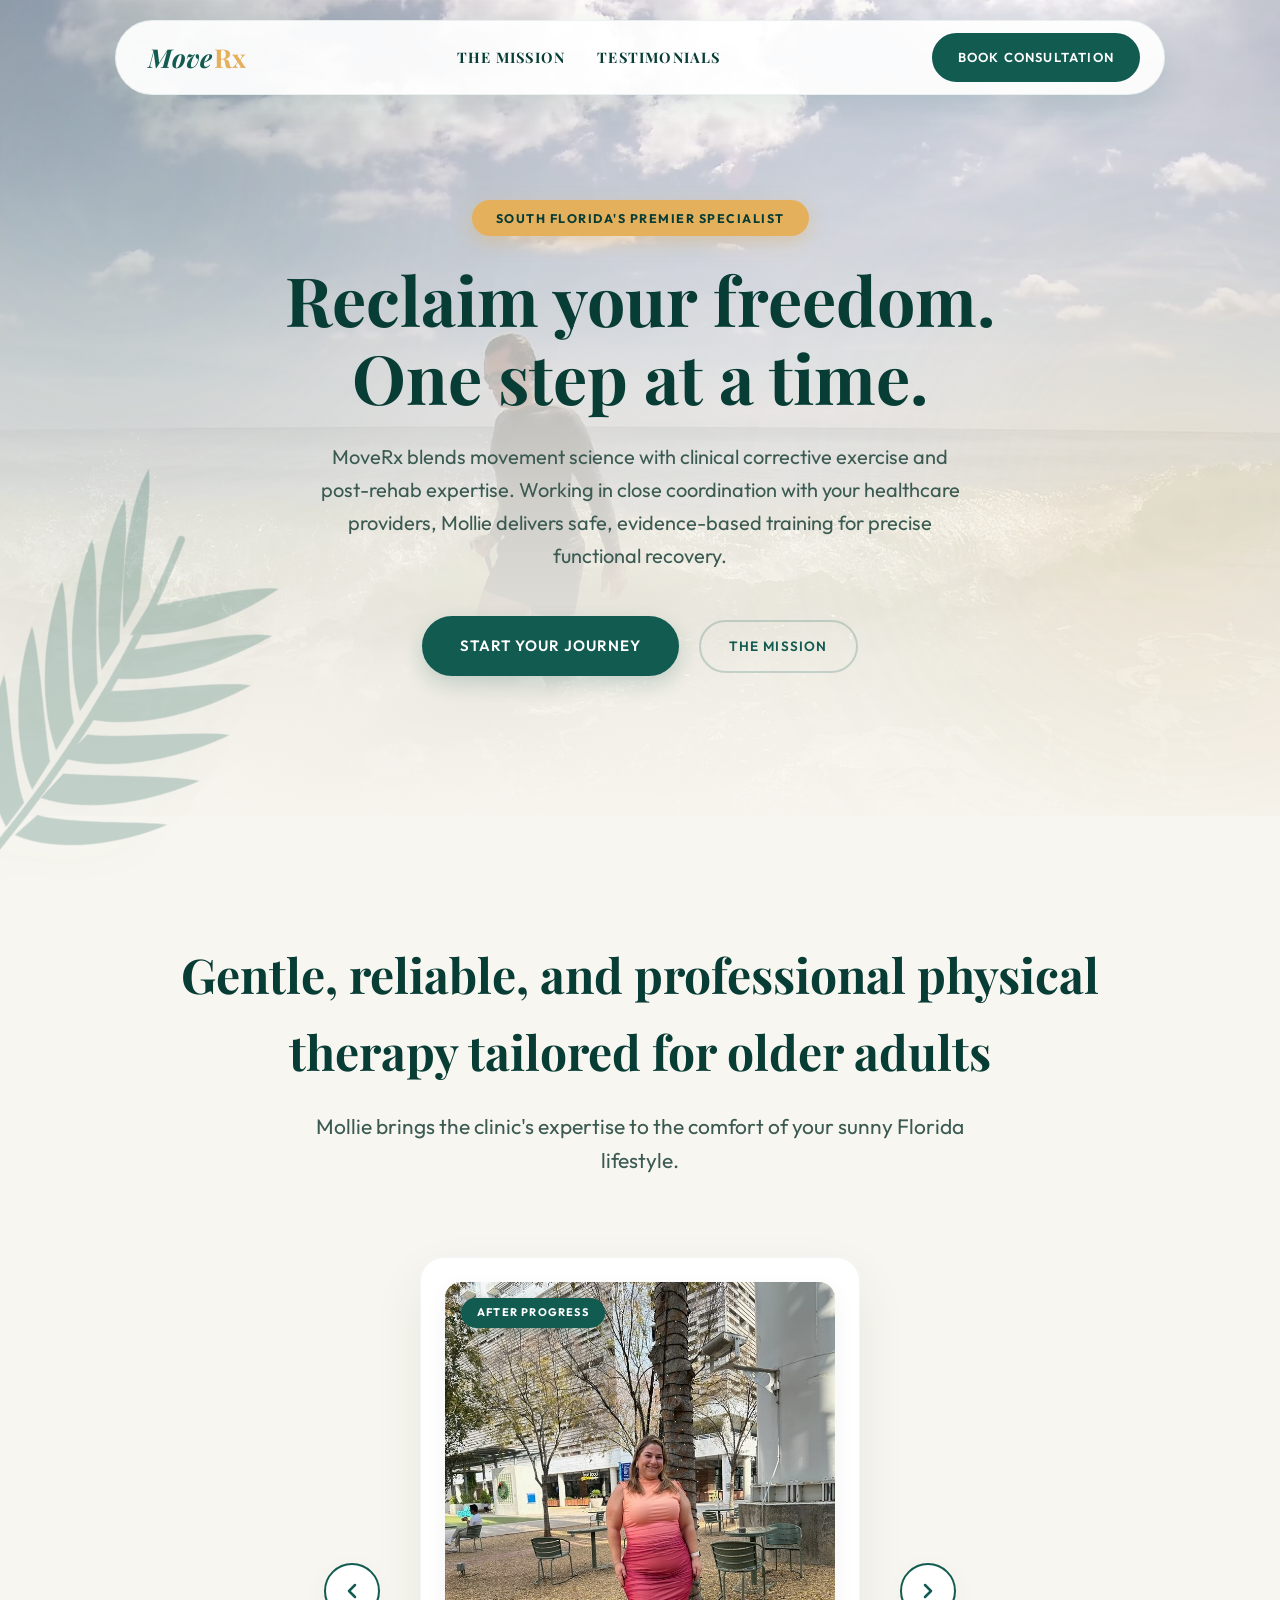
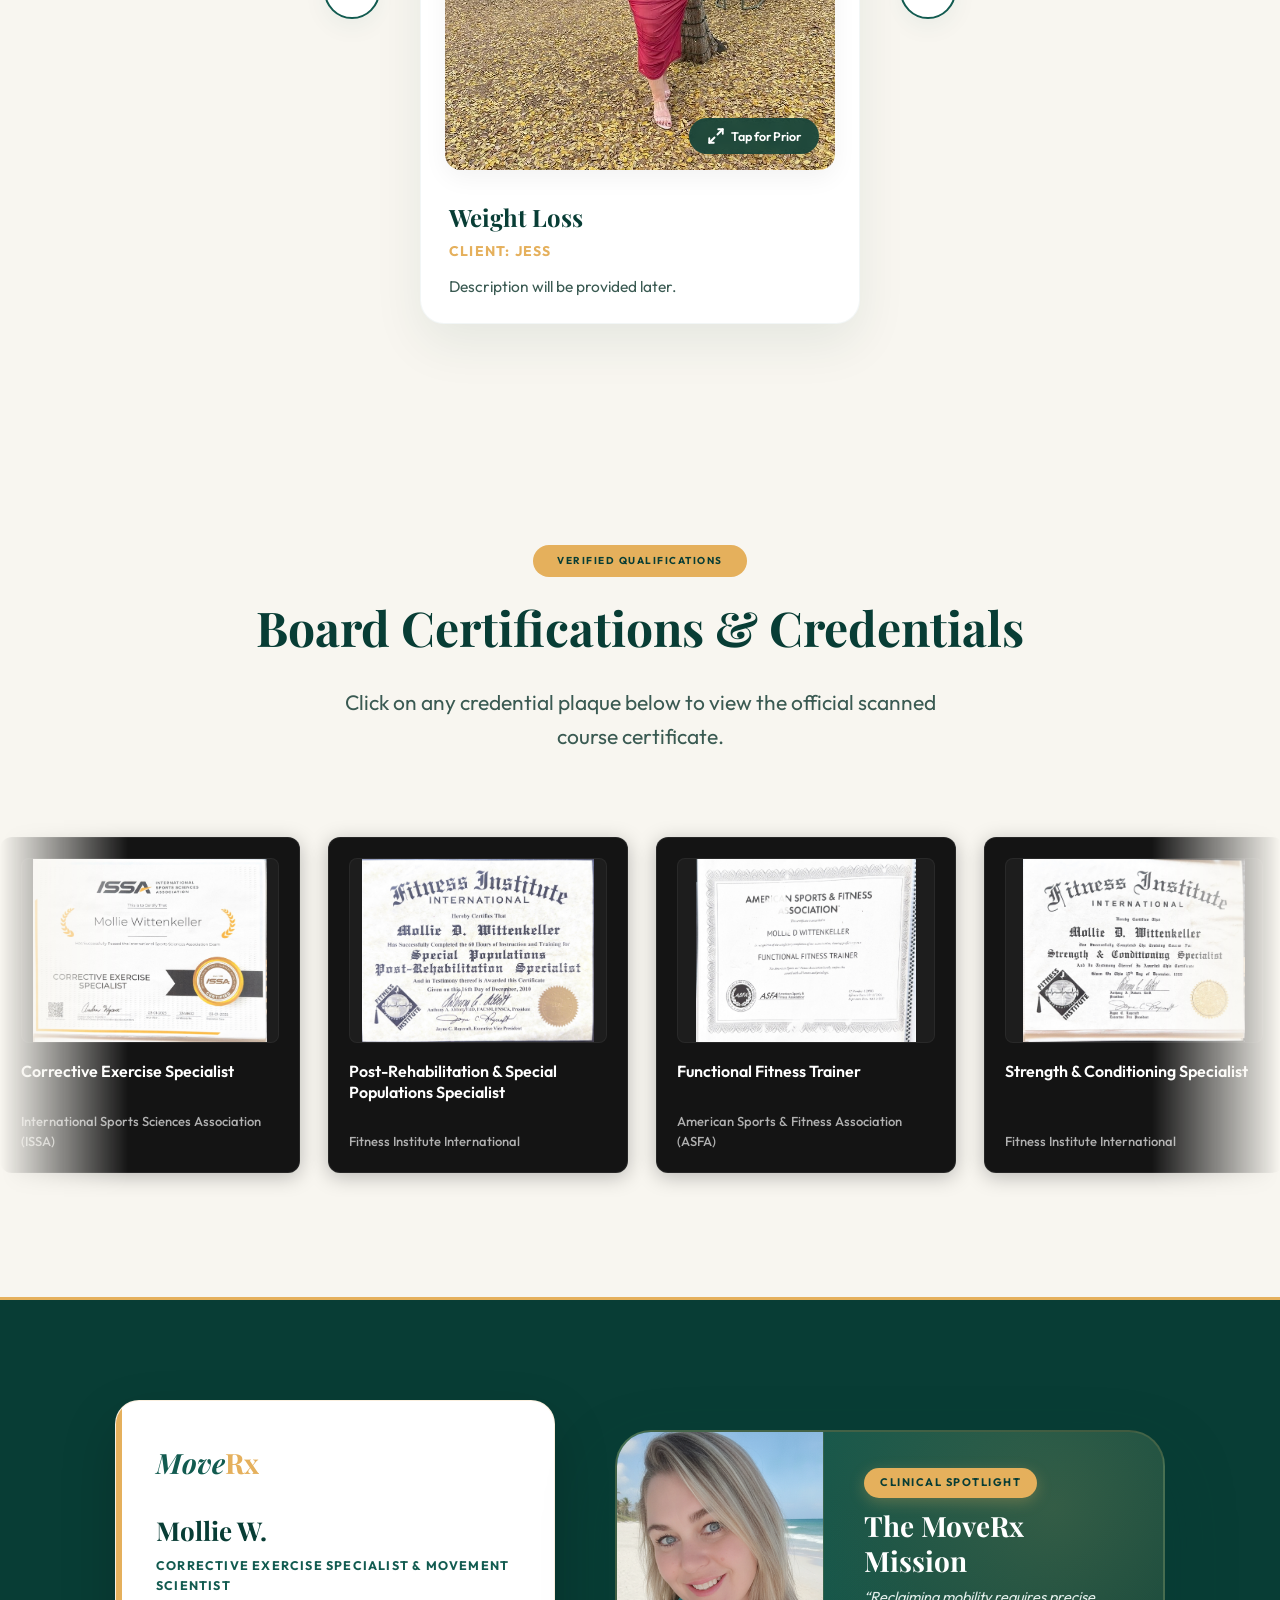
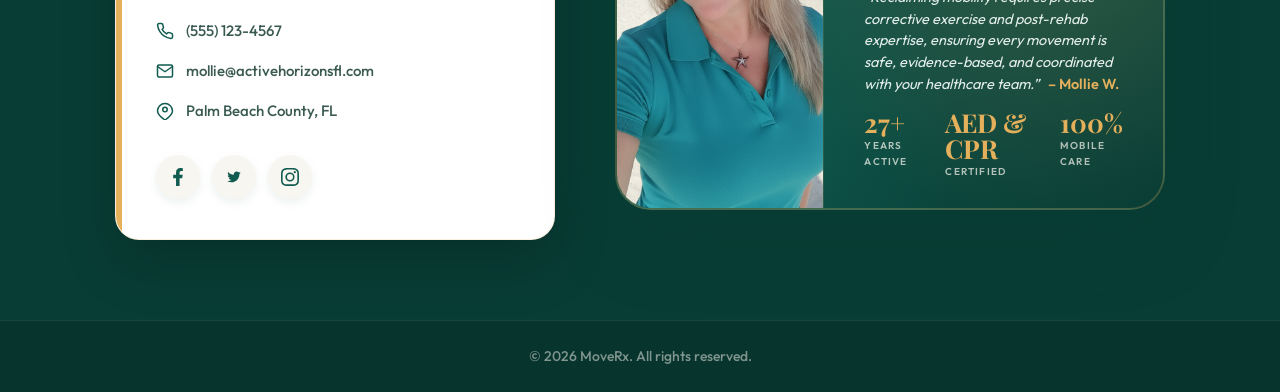
<file: index.html>
<!DOCTYPE html>
<html lang="en">
<head>
    <meta charset="UTF-8">
    <meta name="viewport" content="width=device-width, initial-scale=1.0, minimum-scale=1.0">
    <title>MoveRx | Precision Mobility & Rehab with Mollie</title>
    
    <!-- SEO Meta Tags -->
    <meta name="description" content="MoveRx blends movement science with clinical corrective exercise and post-rehab expertise. Mollie delivers safe, evidence-based training for precise functional recovery in South Florida.">
    
    <!-- Open Graph (OG) Social Sharing Previews (iMessage, Slack, Facebook, etc.) -->
    <meta property="og:title" content="MoveRx | Precision Mobility & Rehab with Mollie">
    <meta property="og:description" content="MoveRx blends movement science with clinical corrective exercise and post-rehab expertise. Safe, evidence-based training for precise functional recovery.">
    <meta property="og:image" content="assets/images/hero/mollies%20brother.jpg">
    <meta property="og:type" content="website">
    <meta property="og:image:type" content="image/jpeg">
    <meta property="og:image:width" content="1200">
    <meta property="og:image:height" content="900">
    
    <!-- Twitter Sharing Previews -->
    <meta name="twitter:card" content="summary_large_image">
    <meta name="twitter:title" content="MoveRx | Precision Mobility & Rehab with Mollie">
    <meta name="twitter:description" content="MoveRx blends movement science with clinical corrective exercise and post-rehab expertise. Safe, evidence-based training for precise functional recovery.">
    <meta name="twitter:image" content="assets/images/hero/mollies%20brother.jpg">
    
    <!-- Google Fonts: Playfair Display (Elegant Serif) & Outfit (Crisp Sans-Serif) -->
    <link rel="preconnect" href="https://fonts.googleapis.com">
    <link rel="preconnect" href="https://fonts.gstatic.com" crossorigin>
    <link href="https://fonts.googleapis.com/css2?family=Outfit:wght@400;500;600;700&family=Playfair+Display:ital,wght@0,600;0,700;1,600&display=swap" rel="stylesheet">
    
    <!-- CSS Design Tokens and Styles -->
    <link rel="stylesheet" href="assets/css/variables.css?v=2.1.0">
    <link rel="stylesheet" href="assets/css/main.css?v=2.1.0">

</head>
<body>

    <!-- Preloader Loading Screen -->
    <div id="preloader" class="preloader-overlay">
        <div class="loader">
            <span class="m char-move">M</span>
            <span class="o char-move">o</span>
            <span class="v char-move">v</span>
            <span class="e char-move">e</span>
            <span class="r char-rx">R</span>
            <span class="x char-rx">x</span>
        </div>
    </div>

    <!-- Scroll-Animated Leaves (Injected via JS) -->
    <div id="leaves-mount"></div>

    <!-- Sticky Navigation Bar (Injected via JS) -->
    <header class="nav-container animate-fade-in" id="nav-header">
        <!-- Dynamic Navigation Pill Injected Here -->
    </header>

    <!-- Dynamic Sections Mount -->
    <main id="main-content">
        <!-- Hero Section, success stories, and footer will be rendered here via JS -->
    </main>

    <!-- INTERACTIVE VERIFICATION DETAIL MODAL -->
    <div id="cert-modal" class="modal-overlay">
        <div class="modal-box">
            <button id="modal-close" class="modal-close-btn" aria-label="Close window">&times;</button>
            <span class="pill-badge" style="background-color: var(--sun-accent); color: var(--text-primary); margin-bottom: 12px; font-size: 10px; font-weight: 700; box-shadow: none;">Verified Board Credential</span>
            <h3 id="m-title" class="modal-title">Certificate Title</h3>
            <div id="m-org" class="modal-org">Official Document Scan</div>
            
            <div class="modal-display-frame">
                <!-- Full-resolution Document Image -->
                <div id="modal-media-wrapper" style="width: 100%; height: 100%; position: relative; display: flex; align-items: center; justify-content: center; min-height: 360px;">
                    <!-- Image renders here -->
                </div>
            </div>

            <!-- Modal Dynamic Interactivity Controls -->
            <div id="modal-controls-row" style="margin-top: 16px; display: flex; justify-content: space-between; align-items: center; flex-wrap: wrap; gap: 12px;">
                <!-- Left: Pagination -->
                <div id="modal-pagination" style="display: flex; align-items: center; gap: 8px;"></div>
                <!-- Right: Download Link -->
                <div id="modal-download-container"></div>
            </div>
        </div>
    </div>

    <!-- Main Logic and Content Script -->
    <script src="assets/js/main.js?v=2.1.0"></script>
</body>
</html>
</file>
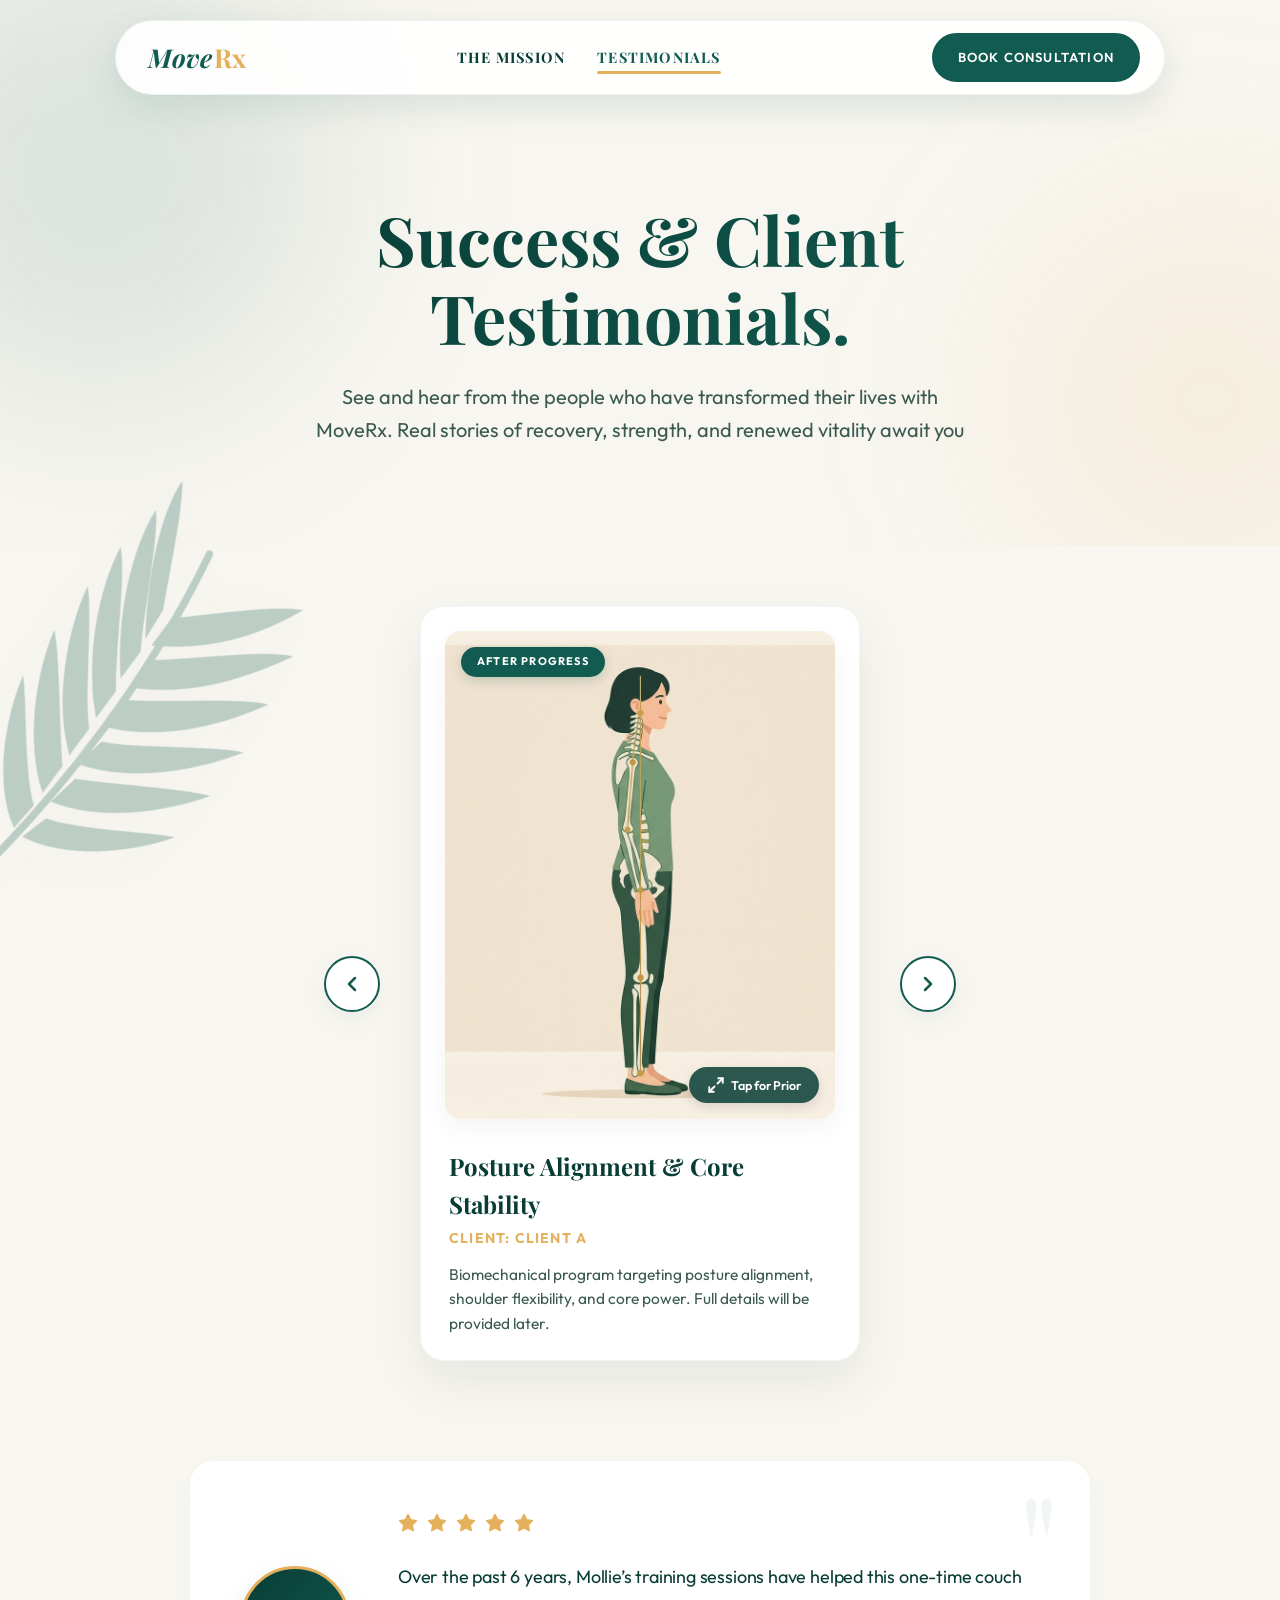
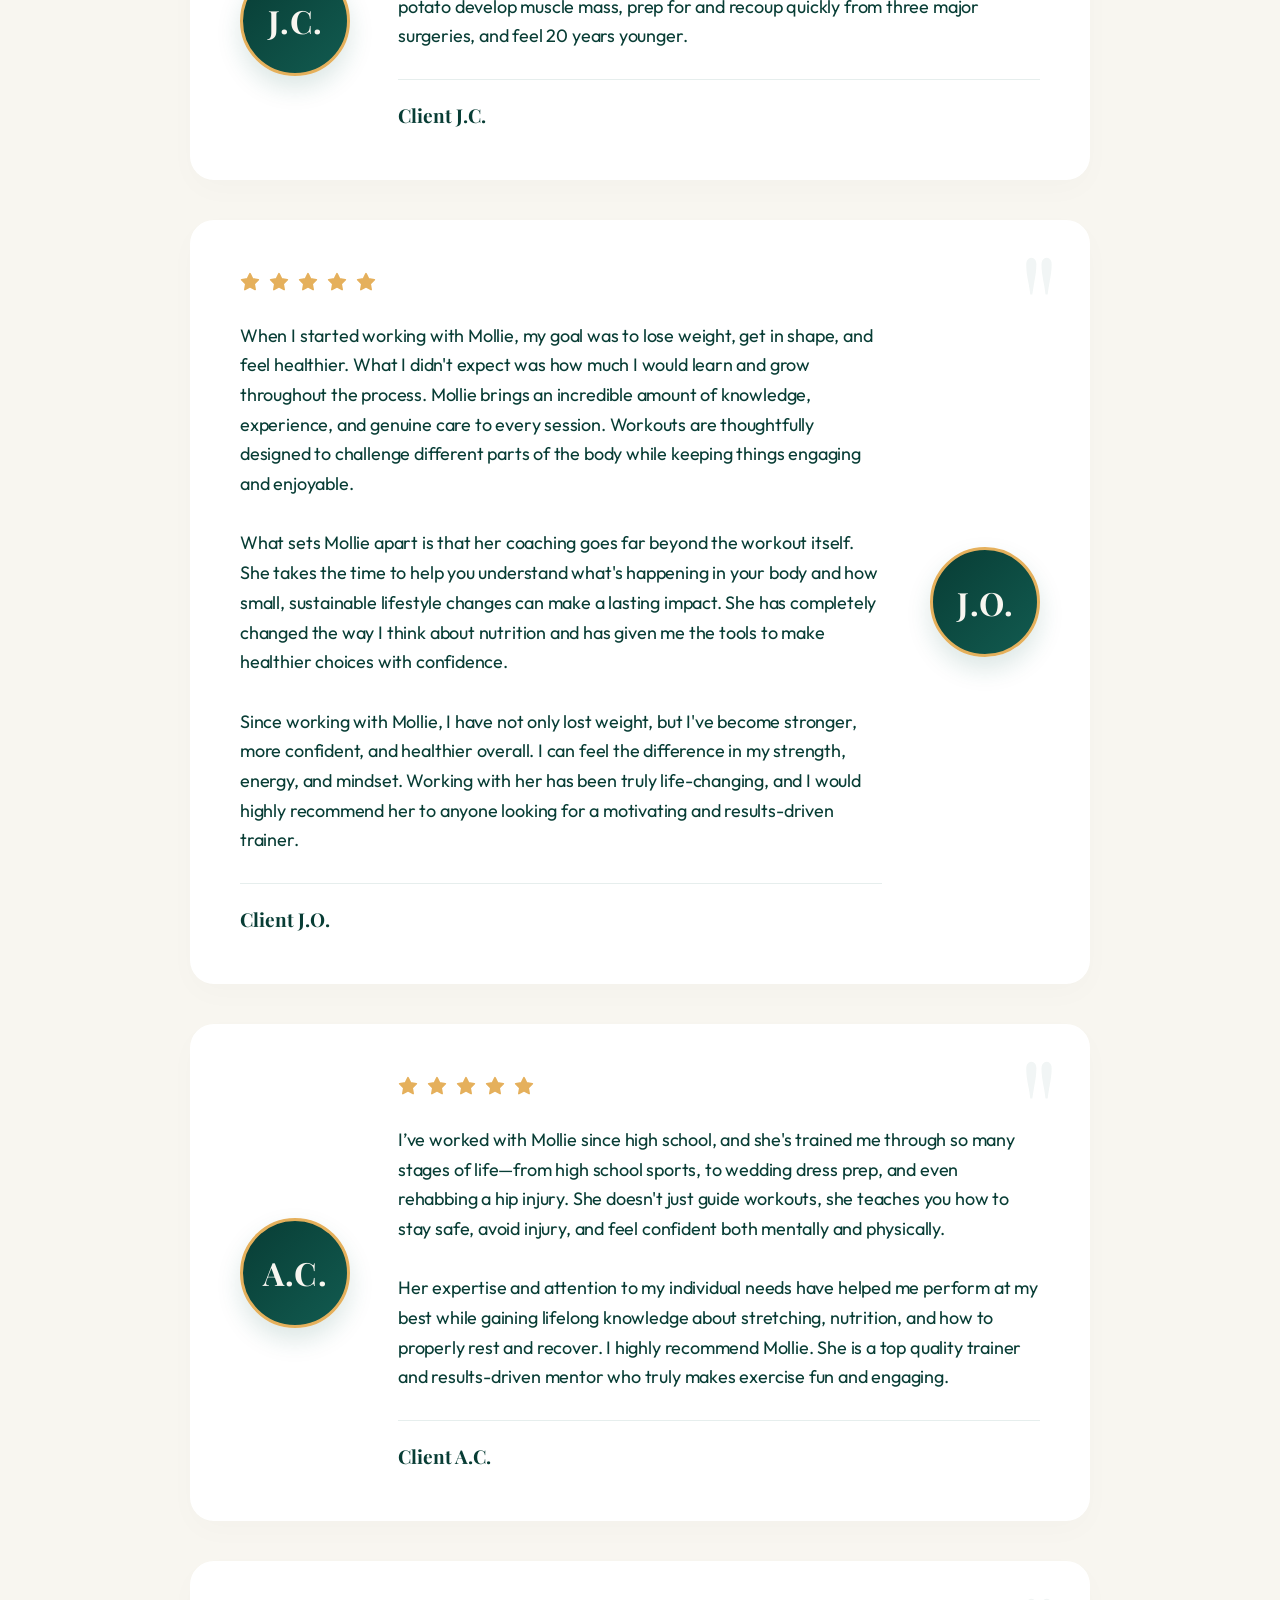
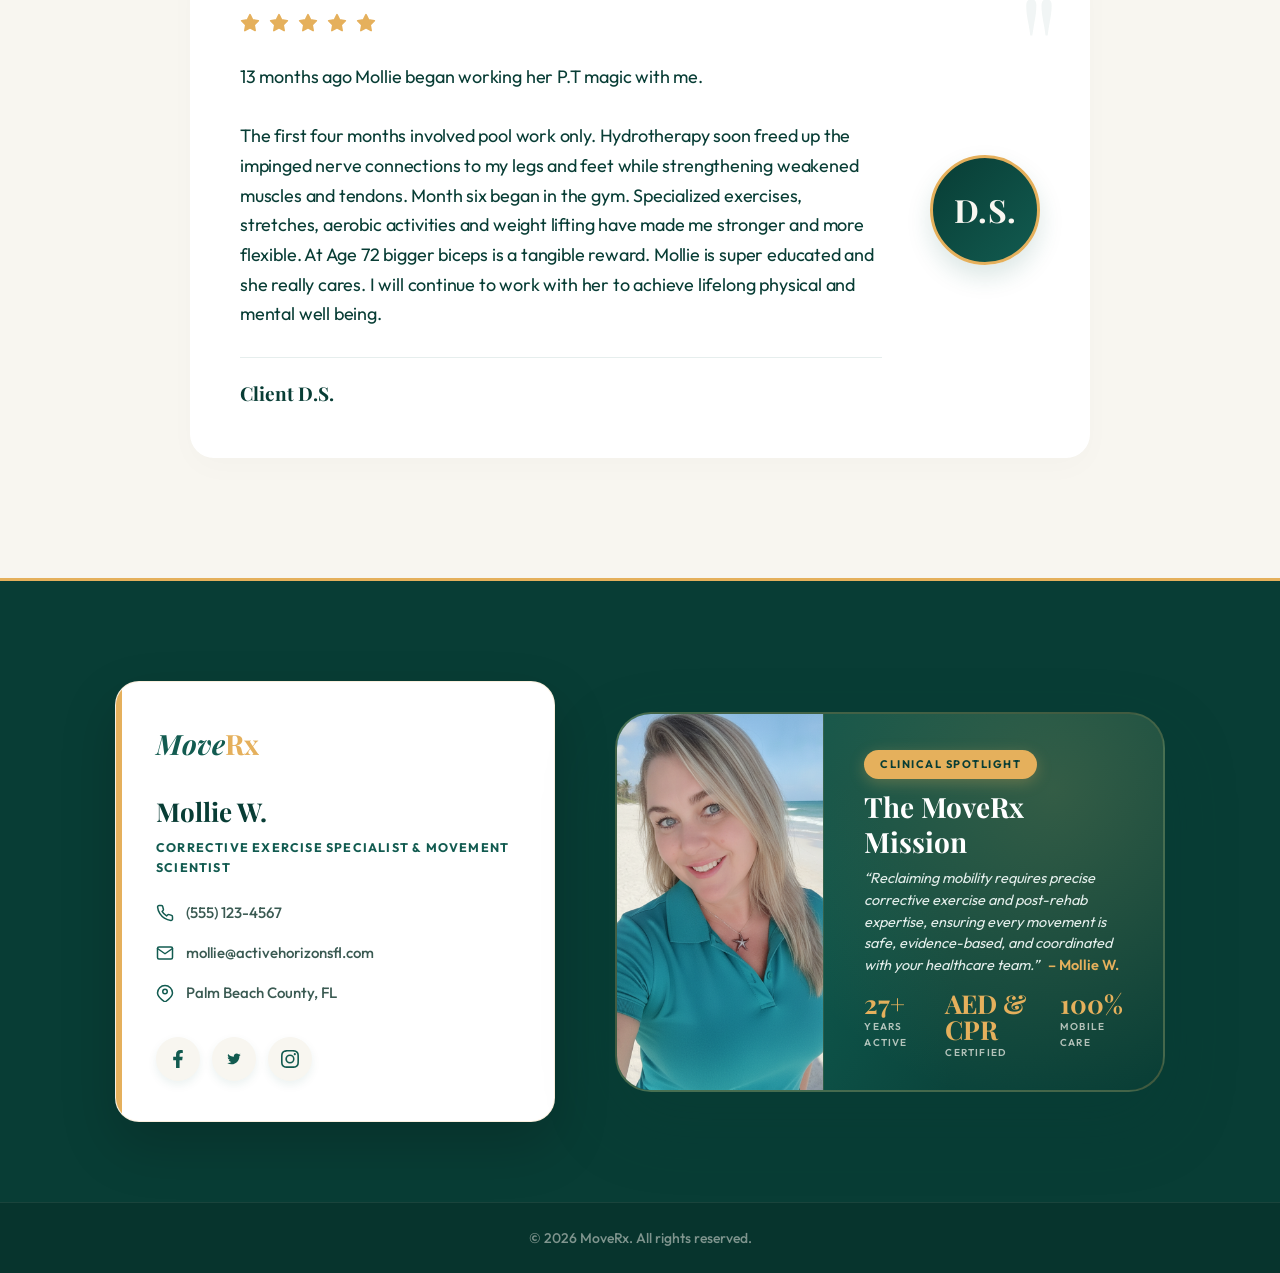
<file: testimonials.html>
<!DOCTYPE html>
<html lang="en">
<head>
    <meta charset="UTF-8">
    <meta name="viewport" content="width=device-width, initial-scale=1.0, minimum-scale=1.0">
    <title>Testimonials | MoveRx | Client Journeys</title>
    
    <!-- SEO Meta Tags -->
    <meta name="description" content="Read reviews and success stories from clients who reclaimed their physical independence, strength, and mobility through precision corrective exercise with Mollie.">
    
    <!-- Open Graph (OG) Social Sharing Previews -->
    <meta property="og:title" content="Testimonials | MoveRx | Client Journeys">
    <meta property="og:description" content="Read reviews and success stories from clients who reclaimed their physical independence, strength, and mobility through precision corrective exercise with Mollie.">
    <meta property="og:image" content="assets/images/hero/mollies%20brother.jpg">
    <meta property="og:type" content="website">
    
    <!-- Twitter Sharing Previews -->
    <meta name="twitter:card" content="summary_large_image">
    <meta name="twitter:title" content="Testimonials | MoveRx | Client Journeys">
    <meta name="twitter:description" content="Read reviews and success stories from clients who reclaimed their physical independence, strength, and mobility through precision corrective exercise with Mollie.">
    <meta name="twitter:image" content="assets/images/hero/mollies%20brother.jpg">
    
    <!-- Google Fonts: Playfair Display (Elegant Serif) & Outfit (Crisp Sans-Serif) -->
    <link rel="preconnect" href="https://fonts.googleapis.com">
    <link rel="preconnect" href="https://fonts.gstatic.com" crossorigin>
    <link href="https://fonts.googleapis.com/css2?family=Outfit:wght@400;500;600;700&family=Playfair+Display:ital,wght=0,600;0,700;1,600&display=swap" rel="stylesheet">
    
    <!-- CSS Design Tokens and Styles with version queries to bust caching -->
    <link rel="stylesheet" href="assets/css/variables.css?v=2.1.0">
    <link rel="stylesheet" href="assets/css/main.css?v=2.1.0">
    <link rel="stylesheet" href="assets/css/testimonials.css?v=2.1.0">
</head>
<body>

    <!-- Preloader Loading Screen -->
    <div id="preloader" class="preloader-overlay">
        <div class="loader">
            <span class="m char-move">M</span>
            <span class="o char-move">o</span>
            <span class="v char-move">v</span>
            <span class="e char-move">e</span>
            <span class="r char-rx">R</span>
            <span class="x char-rx">x</span>
        </div>
    </div>

    <!-- Scroll-Animated Leaves (Injected via JS) -->
    <div id="leaves-mount"></div>

    <!-- Sticky Navigation Bar (Injected via JS) -->
    <header class="nav-container animate-fade-in" id="nav-header">
        <!-- Dynamic Navigation Pill Injected Here -->
    </header>

    <!-- Dynamic Sections Mount -->
    <main id="main-content">
        <!-- Hero, Fling Carousel, Testimonials Grid, and Footer will be injected here via JS -->
    </main>

    <!-- Testimonials Content and Injection Script -->
    <script src="assets/js/testimonials-data.js?v=2.1.0"></script>
    <script src="assets/js/testimonials.js?v=2.1.0"></script>
</body>
</html>
</file>
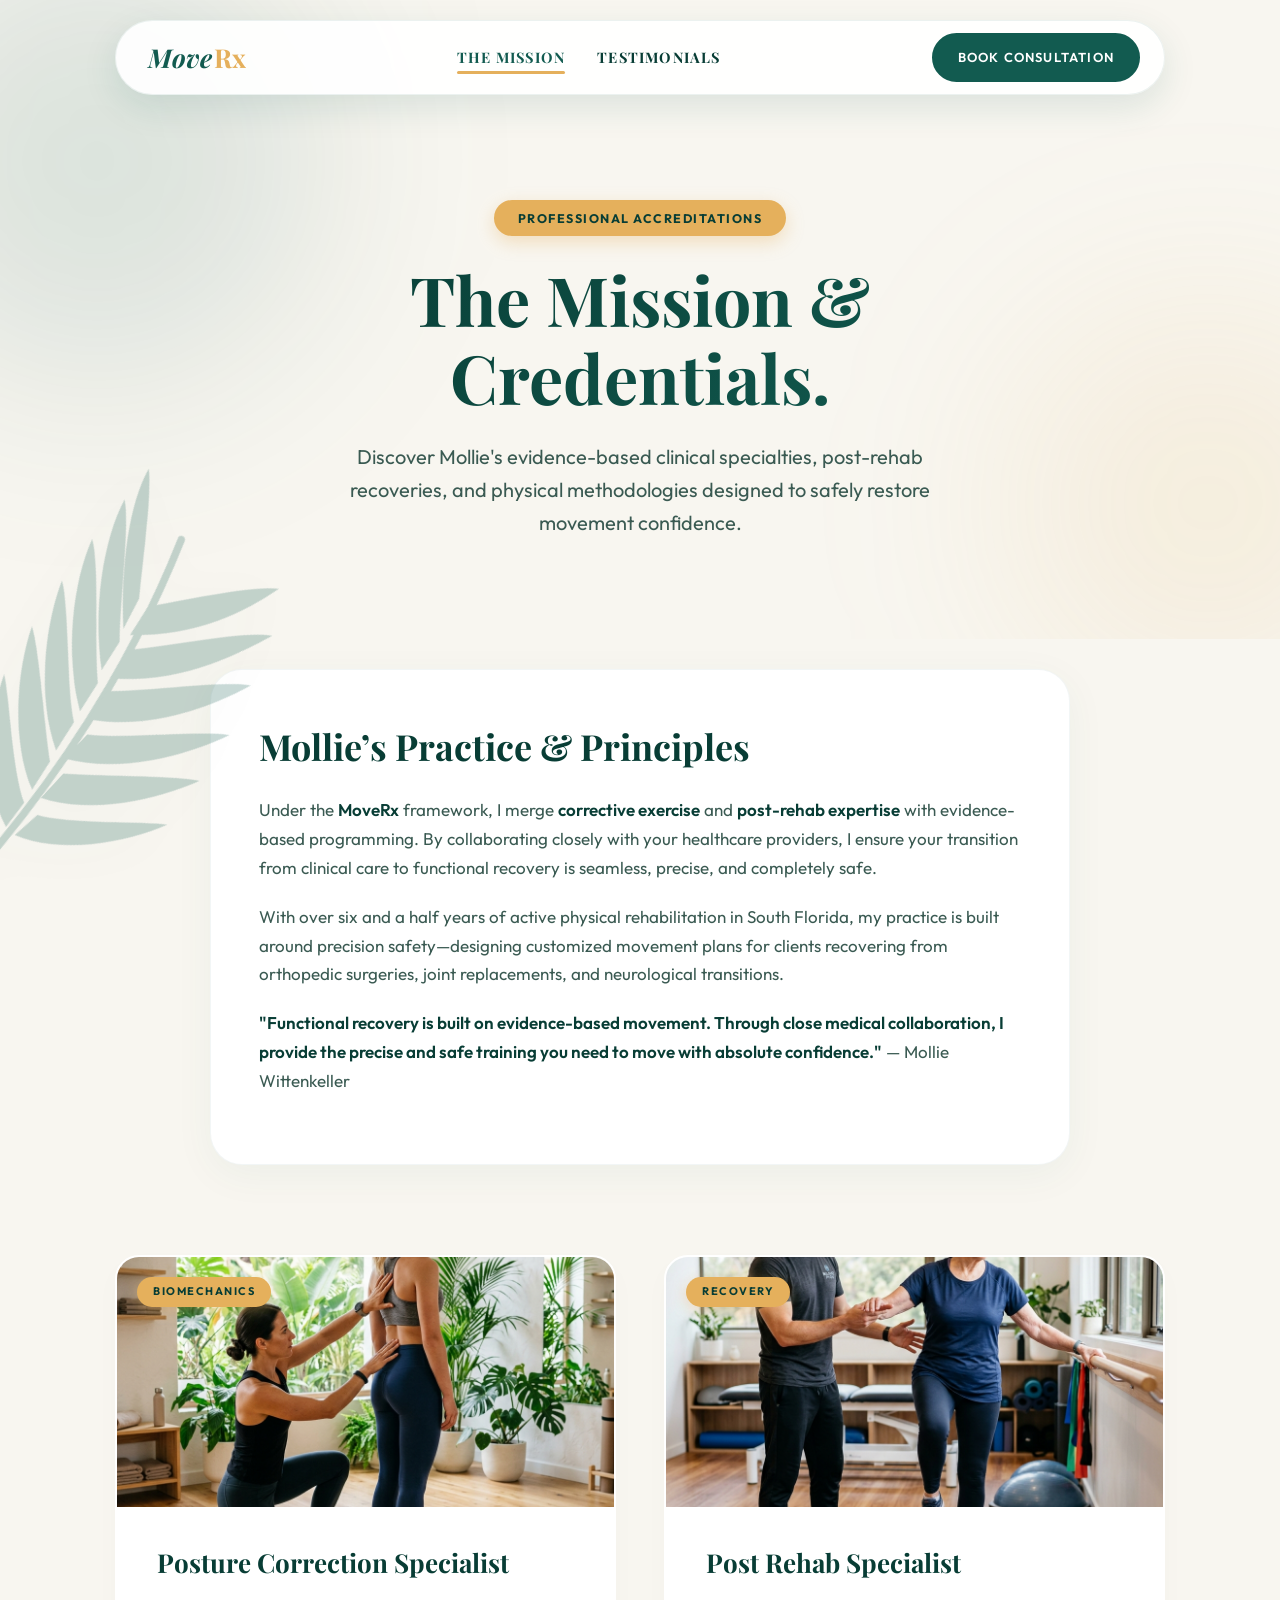
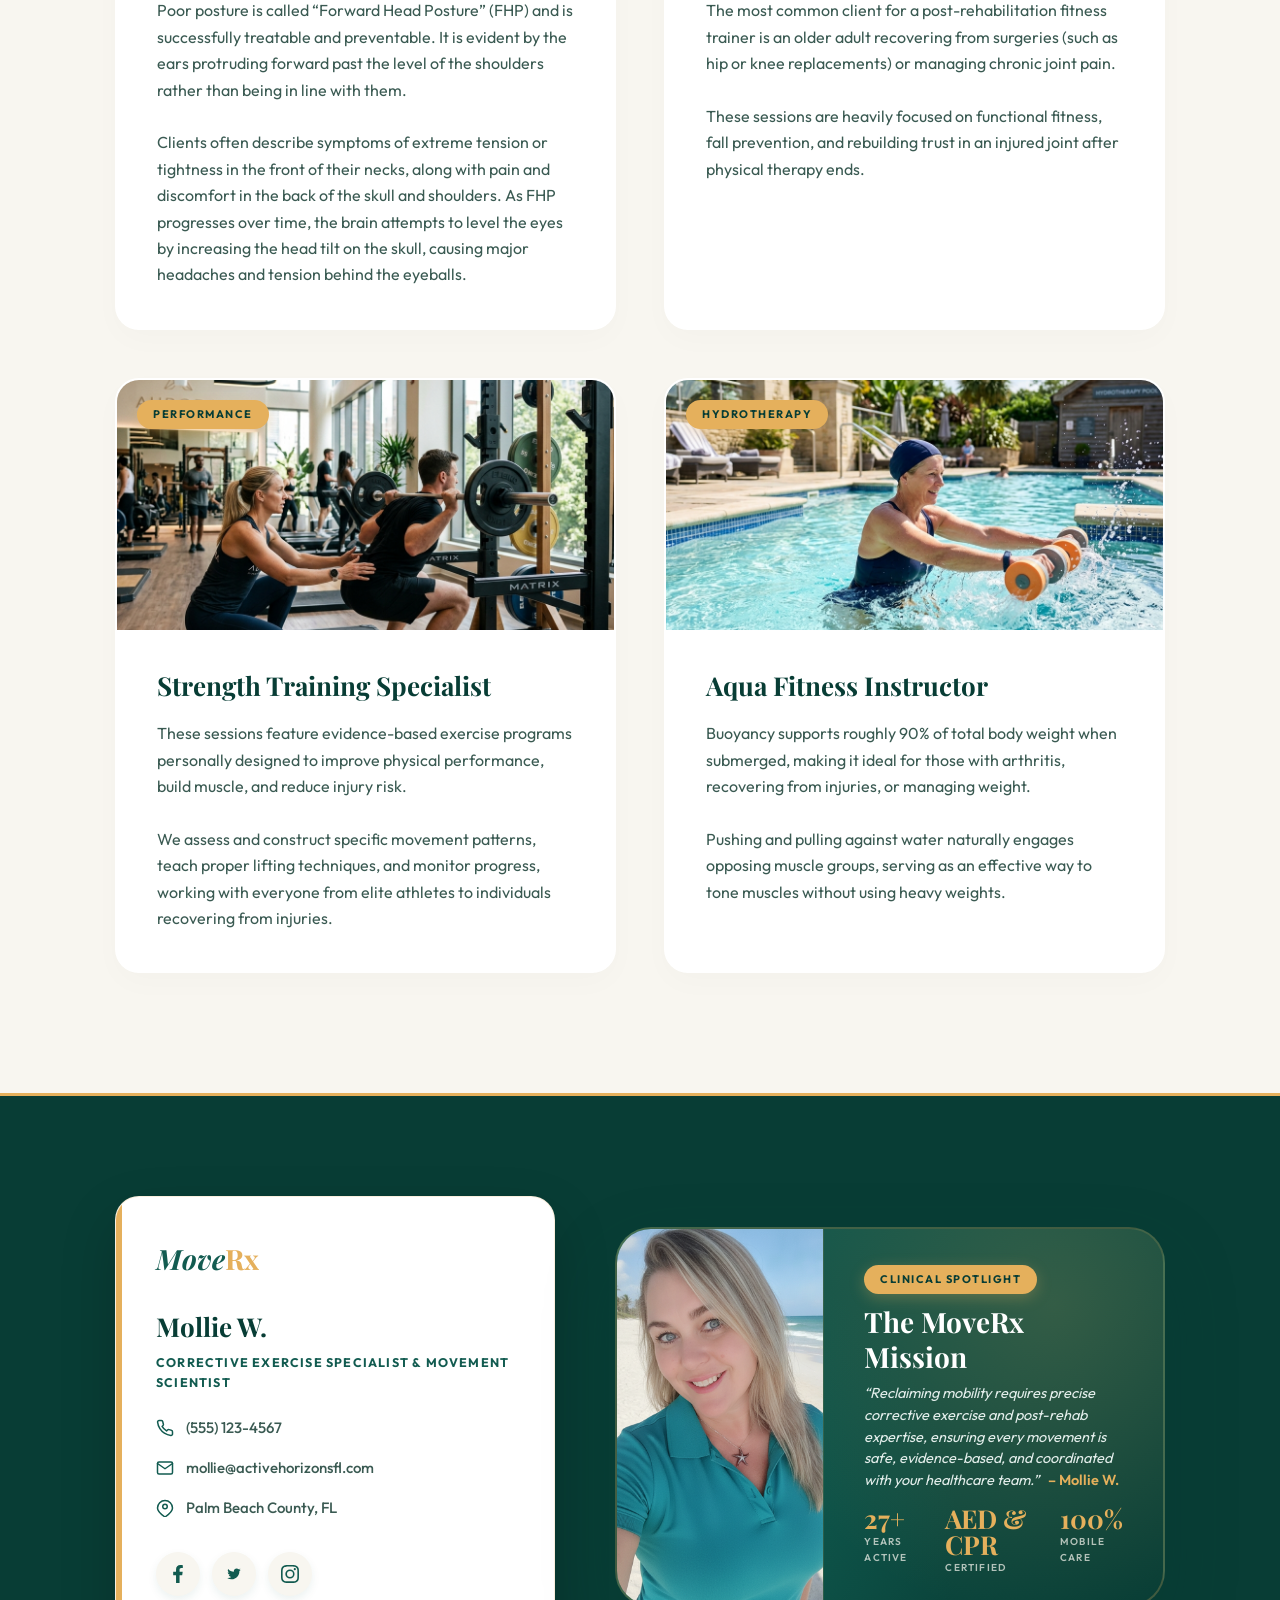
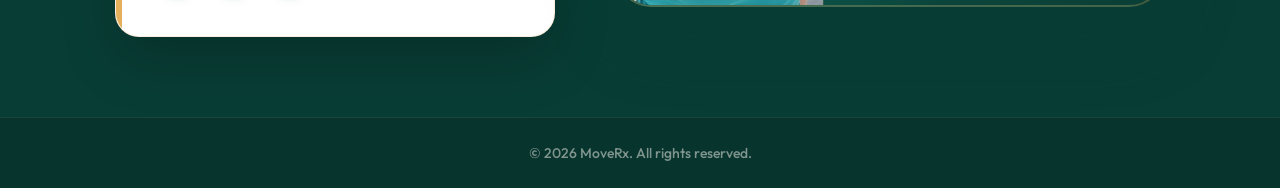
<file: the-mission.html>
<!DOCTYPE html>
<html lang="en">
<head>
    <meta charset="UTF-8">
    <meta name="viewport" content="width=device-width, initial-scale=1.0, minimum-scale=1.0">
    <title>The Mission | MoveRx | Specialties & Credentials</title>
    
    <!-- SEO Meta Tags -->
    <meta name="description" content="Discover Mollie's professional physical accreditations, posture correction methodologies, post-rehab joint training, and aqua fitness instructions.">
    
    <!-- Open Graph (OG) Social Sharing Previews -->
    <meta property="og:title" content="The Mission | MoveRx | Specialties & Credentials">
    <meta property="og:description" content="Discover Mollie's professional physical accreditations, posture correction methodologies, post-rehab joint training, and aqua fitness instructions.">
    <meta property="og:image" content="assets/images/hero/mollies%20brother.jpg">
    <meta property="og:type" content="website">
    
    <!-- Google Fonts: Playfair Display (Elegant Serif) & Outfit (Crisp Sans-Serif) -->
    <link rel="preconnect" href="https://fonts.googleapis.com">
    <link rel="preconnect" href="https://fonts.gstatic.com" crossorigin>
    <link href="https://fonts.googleapis.com/css2?family=Outfit:wght@400;500;600;700&family=Playfair+Display:ital,wght@0,600;0,700;1,600&display=swap" rel="stylesheet">
    
    <!-- CSS Design Tokens and Styles with version queries to bust caching -->
    <link rel="stylesheet" href="assets/css/variables.css?v=2.1.0">
    <link rel="stylesheet" href="assets/css/main.css?v=2.1.0">
    <link rel="stylesheet" href="assets/css/mission.css?v=2.1.0">
</head>
<body>

    <!-- Preloader Loading Screen -->
    <div id="preloader" class="preloader-overlay">
        <div class="loader">
            <span class="m char-move">M</span>
            <span class="o char-move">o</span>
            <span class="v char-move">v</span>
            <span class="e char-move">e</span>
            <span class="r char-rx">R</span>
            <span class="x char-rx">x</span>
        </div>
    </div>

    <!-- Scroll-Animated Leaves (Injected via JS) -->
    <div id="leaves-mount"></div>

    <!-- Sticky Navigation Bar (Injected via JS) -->
    <header class="nav-container animate-fade-in" id="nav-header">
        <!-- Dynamic Navigation Pill Injected Here -->
    </header>

    <!-- Dynamic Sections Mount -->
    <main id="main-content">
        <!-- Hero, Specialties Bento Grid, and Footer will be injected here via JS -->
    </main>

    <!-- Dynamic Mission Logic and Content Scripts -->
    <script src="assets/js/mission-data.js?v=2.1.0"></script>
    <script src="assets/js/mission.js?v=2.1.0"></script>
</body>
</html>
</file>
<file: assets/css/variables.css>
/* =========================================
   TROPICAL HIGH-CONTRAST VARIABLES (MoveRx v2)
   ========================================= */
:root {
    /* Color Palette */
    --bg-color: #f8f6f0;       /* Warm Sand */
    --surface-color: #ffffff;  /* Pure White */
    --deep-palm: #083d35;      /* Darkest Green for text & elements */
    --ocean-teal: #125b50;     /* Vibrant Brand Green */
    --ocean-hover: #0d453c;    /* Deep Brand Green Hover */
    --sun-accent: #e5b05c;     /* Tropical Gold/Yellow Accent */
    
    /* Semantic Color Aliases */
    --text-primary: #083d35;
    --text-secondary: #3a5a52;
    --brand-color: #125b50;
    --brand-hover: #0d453c;
    
    /* Navigation Bar System */
    --nav-bg: rgba(255, 255, 255, 0.92);
    --nav-bg-hover: rgba(248, 246, 240, 0.95);
    --nav-border: rgba(18, 91, 80, 0.08);
    --nav-shadow: 0 12px 35px rgba(18, 91, 80, 0.12);
    
    /* Typography Tokens */
    --font-display: 'Playfair Display', serif;
    --font-body: 'Outfit', sans-serif;
    
    /* Spacing and Borders */
    --border-radius-pill: 980px;
    --border-radius-card: 24px;
    --border-radius-img: 16px;
    
    /* Transition Speed */
    --transition-smooth: 0.3s cubic-bezier(0.25, 0.8, 0.25, 1);
    --transition-fast: 0.2s ease;
}
</file>
<file: assets/css/main.css>
/* ==========================================================================
   MoveRx Main Stylesheet (v2)
   Description: Premium, mobile-first, and highly-commented design layout
   ========================================================================== */

/* 1. RESET & BASE ELEMENTS
   ========================================================================== */
* {
    margin: 0;
    padding: 0;
    box-sizing: border-box;
}

html, body {
    width: 100%;
    min-height: 100vh;
    margin: 0;
    padding: 0;
}

body {
    background-color: var(--bg-color);
    color: var(--deep-palm);
    font-family: var(--font-body);
    font-size: 18px;
    line-height: 1.6;
    font-weight: 400;
    -webkit-font-smoothing: antialiased;
    -moz-osx-font-smoothing: grayscale;
    overflow-x: hidden;
    position: relative;
}

/* Accessible outline indicators for keyboard navigators */
a, button, input, textarea {
    font-family: inherit;
}

a {
    text-decoration: none;
    color: inherit;
    transition: color var(--transition-fast);
}

a:focus-visible, 
button:focus-visible {
    outline: 3px solid var(--sun-accent);
    outline-offset: 4px;
}

/* Layout Container */
.container {
    width: 87.5%;
    max-width: 1050px;
    margin: 0 auto;
}

/* 2. REUSABLE UI COMPONENTS (Buttons, Badges)
   ========================================================================== */
.btn-primary {
    display: inline-block;
    background-color: var(--ocean-teal);
    color: var(--surface-color) !important;
    border-radius: var(--border-radius-pill);
    font-weight: 600;
    text-align: center;
    text-transform: uppercase;
    letter-spacing: 1px;
    padding: 16px 36px;
    font-size: 15px;
    border: 2px solid var(--ocean-teal);
    box-shadow: 0 8px 20px rgba(18, 91, 80, 0.2);
    transition: var(--transition-smooth);
    cursor: pointer;
}

.btn-primary-small {
    display: inline-block;
    background-color: var(--ocean-teal);
    color: var(--surface-color) !important;
    border-radius: var(--border-radius-pill);
    font-weight: 600;
    text-align: center;
    text-transform: uppercase;
    letter-spacing: 1.2px;
    padding: 12px 24px;
    font-size: 13px;
    border: 2px solid var(--ocean-teal);
    transition: var(--transition-smooth);
    cursor: pointer;
}

.btn-primary:hover, 
.btn-primary-small:hover {
    background-color: var(--deep-palm);
    border-color: var(--deep-palm);
    transform: translateY(-2px);
    box-shadow: 0 12px 25px rgba(8, 61, 53, 0.28);
}

.btn-primary:active, 
.btn-primary-small:active {
    transform: translateY(0);
}

/* 3. STICKY NAVIGATION HEADER
   ========================================================================== */
.nav-container {
    position: fixed;
    top: 20px;
    left: 0;
    width: 100%;
    display: flex;
    justify-content: center;
    z-index: 1000;
    padding: 0 20px;
}

/* Glassmorphism navigation pill */
.nav-pill {
    width: 100%;
    max-width: 1050px;
    background: var(--nav-bg);
    backdrop-filter: blur(12px);
    -webkit-backdrop-filter: blur(12px);
    box-shadow: var(--nav-shadow);
    border-radius: var(--border-radius-pill);
    padding: 12px 24px 12px 32px;
    display: flex;
    justify-content: space-between;
    align-items: center;
    border: 1px solid var(--nav-border);
    transition: background-color var(--transition-smooth), border var(--transition-smooth);
}

.nav-pill:hover {
    background: var(--nav-bg-hover);
    border-color: rgba(18, 91, 80, 0.15);
}

/* Logo brand styling */
.logo {
    font-family: var(--font-display);
    font-size: 26px;
    font-weight: 700;
    display: flex;
    align-items: center;
    gap: 2px;
}

.logo-move {
    color: var(--ocean-teal);
    font-style: italic;
}

.logo-rx {
    color: var(--sun-accent);
}

/* Nav Links List */
.nav-links {
    list-style: none;
    display: flex;
    gap: 32px;
    align-items: center;
}

.nav-links a {
    font-family: var(--font-display);
    font-size: 14.5px;
    font-weight: 700;
    color: var(--deep-palm);
    text-transform: uppercase;
    letter-spacing: 1.2px;
    position: relative;
    padding: 6px 0;
    transition: color var(--transition-fast);
}

/* Premium Gold Underline Animation on Hover */
.nav-links a::after {
    content: '';
    position: absolute;
    width: 0;
    height: 3px;
    bottom: -1px;
    left: 0;
    background-color: var(--sun-accent);
    transition: width var(--transition-smooth);
    border-radius: 2px;
}

.nav-links a:hover {
    color: var(--ocean-teal);
}

.nav-links a:hover::after {
    width: 100%;
}

/* Mobile Navigation Controls */
.mobile-only {
    display: none;
}

.mobile-toggle-checkbox {
    display: none;
}

.mobile-toggle-label {
    display: none;
    flex-direction: column;
    cursor: pointer;
    gap: 6px;
    padding: 10px 4px;
    z-index: 1001;
}

/* Hamburger bars */
.mobile-toggle-label span {
    display: block;
    width: 24px;
    height: 2.2px;
    background-color: var(--deep-palm);
    border-radius: 2px;
    transition: transform 0.3s cubic-bezier(0.25, 0.8, 0.25, 1), 
                opacity 0.2s ease;
}

/* Desktop CTA */
.desktop-only {
    display: block;
}

/* 4. HERO SECTION LAYOUT (Full Background Image)
   ========================================================================== */
.hero-section {
    padding: 200px 0 140px;
    position: relative;
    overflow: hidden;
    display: flex;
    align-items: center;
    justify-content: center;
    min-height: 90vh;
    text-align: center;
}

/* Background image wrapper with custom opacity */
.hero-bg-image {
    position: absolute;
    inset: 0;
    background-size: cover;
    background-position: center 30%;
    background-repeat: no-repeat;
    opacity: 0.82; /* Increased opacity by another +30% for high image visibility */
    z-index: -2;
    transition: opacity 0.5s ease;
}

/* Linear color gradient legibility mask */
.hero-overlay {
    position: absolute;
    inset: 0;
    background: linear-gradient(
        to bottom,
        rgba(248, 246, 240, 0.4) 0%,
        rgba(248, 246, 240, 0.8) 60%,
        rgba(248, 246, 240, 0.98) 100%
    );
    z-index: -1;
}

/* Ambient background glows (sit between mask and text) */
.hero-glow-teal {
    position: absolute;
    top: -10%;
    left: -10%;
    width: min(500px, 80vw);
    height: min(500px, 80vw);
    background: rgba(18, 91, 80, 0.12);
    filter: blur(120px);
    border-radius: 50%;
    pointer-events: none;
    z-index: -1;
}

.hero-glow-gold {
    position: absolute;
    bottom: 10%;
    right: -10%;
    width: min(450px, 70vw);
    height: min(450px, 70vw);
    background: rgba(229, 176, 92, 0.12);
    filter: blur(120px);
    border-radius: 50%;
    pointer-events: none;
    z-index: -1;
}

/* Centered content wrapper */
.hero-content-wrapper {
    display: flex;
    flex-direction: column;
    align-items: center;
    max-width: 800px; /* Optimal line length for typography reading */
    z-index: 2;
}

.pill-badge {
    display: inline-block;
    color: var(--deep-palm);
    font-size: 12.5px;
    font-weight: 700;
    text-transform: uppercase;
    letter-spacing: 1.5px;
    padding: 8px 24px;
    border-radius: var(--border-radius-pill);
    margin-bottom: 24px;
    background: var(--sun-accent);
    box-shadow: 0 6px 18px rgba(229, 176, 92, 0.35);
}

.hero-content-wrapper h1 {
    font-family: var(--font-display);
    font-size: clamp(38px, 6vw, 68px);
    line-height: 1.15;
    font-weight: 700;
    margin-bottom: 24px;
    color: var(--deep-palm);
}

.hero-description {
    font-family: var(--font-body);
    font-size: clamp(17px, 2.2vw, 20px);
    line-height: 1.65;
    color: var(--text-secondary);
    margin-bottom: 44px;
    max-width: 650px;
}

.hero-actions {
    display: flex;
    gap: 20px;
    align-items: center;
    justify-content: center;
    flex-wrap: wrap;
    width: 100%;
}

.btn-secondary {
    display: inline-block;
    color: var(--ocean-teal) !important;
    font-weight: 600;
    text-align: center;
    text-transform: uppercase;
    letter-spacing: 1.2px;
    padding: 14px 28px;
    font-size: 13.5px;
    border-radius: var(--border-radius-pill);
    border: 2px solid rgba(18, 91, 80, 0.2);
    background: transparent;
    transition: var(--transition-smooth);
    cursor: pointer;
}

.btn-secondary:hover {
    border-color: var(--ocean-teal);
    background-color: rgba(18, 91, 80, 0.05);
    transform: translateY(-2px);
}

.btn-secondary:active {
    transform: translateY(0);
}

/* 5. SCROLL-ANIMATED TROPICAL PALM LEAVES
   ========================================================================== */
.scroll-leaf-container {
    position: absolute;
    width: 300px;
    height: 450px;
    z-index: 1; /* Sits below interactive items but above background glows */
    pointer-events: none; /* Allows click-through interaction */
    opacity: 0;
    transition: opacity 0.25s ease-out, transform 0.25s ease-out;
    will-change: transform, opacity;
}

.leaf-left {
    left: -140px;
    transform: translateX(-65px) rotate(10deg);
    transform-origin: 50% 90%;
}

.leaf-right {
    right: -140px;
    transform: translateX(65px) rotate(-10deg);
    transform-origin: 50% 90%;
}

.scroll-leaf-svg {
    width: 100%;
    height: 100%;
    color: var(--ocean-teal);
    opacity: 0.85;
    filter: drop-shadow(0 10px 20px rgba(8, 61, 53, 0.08));
}

/* Override dimensions for specific tropical shapes to avoid text collision */
.scroll-leaf-container.type-palm {
    width: 220px;
    height: 330px;
}

.scroll-leaf-container.type-sand {
    width: 240px;
    height: 160px;
}

.scroll-leaf-container.type-sand.leaf-left {
    left: -110px;
}

/* 5. SUCCESS STORIES SHOWCASE (Dynamic Fling Carousel)
   ========================================================================== */
.success-section {
    padding: 120px 0;
    background-color: transparent;
    position: relative;
    z-index: 5;
    text-align: center;
}

.section-header {
    margin-bottom: 60px;
    text-align: center;
}

.section-header h2 {
    font-family: var(--font-display);
    font-size: clamp(32px, 5.2vw, 48px);
    font-weight: 700;
    margin-bottom: 20px;
    color: var(--deep-palm);
}

.section-subtext {
    font-family: var(--font-body);
    font-size: clamp(17px, 2.2vw, 21px);
    color: var(--text-secondary);
    max-width: 650px;
    margin: 0 auto;
}

/* Showcase layout containing side navigation buttons and card mount */
.showcase-container {
    position: relative;
    display: flex;
    align-items: center;
    justify-content: center;
    max-width: 800px;
    margin: 0 auto;
    gap: 40px;
    padding: 20px 0;
}

.carousel-btn {
    background: var(--surface-color);
    color: var(--ocean-teal);
    border: 2px solid var(--ocean-teal);
    border-radius: 50%;
    width: 56px;
    height: 56px;
    display: flex;
    align-items: center;
    justify-content: center;
    cursor: pointer;
    box-shadow: 0 8px 24px rgba(18, 91, 80, 0.06);
    transition: var(--transition-smooth);
    z-index: 10;
    flex-shrink: 0;
}

.carousel-btn:hover {
    background: var(--ocean-teal);
    color: var(--surface-color);
    transform: scale(1.1);
    box-shadow: 0 12px 28px rgba(18, 91, 80, 0.2);
}

.carousel-btn:active {
    transform: scale(0.95);
}

/* Stable card mount to prevent page reflows */
.card-mount {
    position: relative;
    width: 100%;
    max-width: 440px;
    min-height: 590px;
    display: flex;
    justify-content: center;
    align-items: flex-start;
    overflow: visible; /* Let card swing out of bounds dynamically */
}

/* The Success Card */
.success-card {
    width: 100%;
    background: var(--surface-color);
    border-radius: var(--border-radius-card);
    padding: 24px;
    box-shadow: 0 20px 50px rgba(8, 61, 53, 0.08);
    border: 1px solid rgba(18, 91, 80, 0.05);
    display: flex;
    flex-direction: column;
    gap: 24px;
    transition: border-color var(--transition-smooth), box-shadow var(--transition-smooth);
    will-change: transform, opacity;
}

.success-card:hover {
    border-color: rgba(18, 91, 80, 0.16);
    box-shadow: 0 28px 65px rgba(8, 61, 53, 0.13);
}

/* Interactive Image Transition box */
.image-transition-box {
    position: relative;
    width: 100%;
    aspect-ratio: 4 / 5;
    border-radius: var(--border-radius-img);
    overflow: hidden;
    cursor: pointer;
    box-shadow: 0 8px 25px rgba(0, 0, 0, 0.05);
    background: var(--bg-color);
}

.image-transition-box img {
    position: absolute;
    top: 0;
    left: 0;
    width: 100%;
    height: 100%;
    object-fit: cover;
    transition: opacity 0.6s cubic-bezier(0.25, 1, 0.5, 1), 
                transform 0.6s cubic-bezier(0.25, 1, 0.5, 1);
}

.img-before {
    z-index: 1;
    opacity: 0;
    transform: scale(1.04);
}

.img-after {
    z-index: 2;
    opacity: 1;
    transform: scale(1);
}

/* Toggle crossfade styling */
.image-transition-box.show-before .img-before {
    opacity: 1;
    transform: scale(1);
}

.image-transition-box.show-before .img-after {
    opacity: 0;
    transform: scale(0.96);
}

.status-badge {
    position: absolute;
    top: 16px;
    left: 16px;
    padding: 6px 16px;
    border-radius: var(--border-radius-pill);
    font-weight: 700;
    font-size: 11px;
    text-transform: uppercase;
    letter-spacing: 1.2px;
    transition: opacity var(--transition-smooth);
}

.badge-before {
    background: var(--surface-color);
    color: var(--deep-palm);
    z-index: 3;
    opacity: 0;
    box-shadow: 0 4px 12px rgba(0, 0, 0, 0.1);
}

.badge-after {
    background: var(--ocean-teal);
    color: var(--surface-color);
    z-index: 4;
    opacity: 1;
    box-shadow: 0 4px 12px rgba(18, 91, 80, 0.2);
}

.image-transition-box.show-before .badge-before {
    opacity: 1;
}

.image-transition-box.show-before .badge-after {
    opacity: 0;
}

/* User interaction instruction badge */
.interaction-hint {
    position: absolute;
    bottom: 16px;
    right: 16px;
    background: rgba(8, 61, 53, 0.85);
    backdrop-filter: blur(4px);
    -webkit-backdrop-filter: blur(4px);
    color: #fff;
    padding: 8px 18px;
    border-radius: var(--border-radius-pill);
    font-size: 12.5px;
    font-weight: 600;
    display: flex;
    align-items: center;
    gap: 6px;
    z-index: 5;
    box-shadow: 0 4px 12px rgba(0, 0, 0, 0.12);
    transition: background-color var(--transition-fast);
}

.image-transition-box:hover .interaction-hint {
    background: rgba(8, 61, 53, 0.95);
}

/* Typography styles for success card text info */
.service-info {
    text-align: left;
    padding: 4px 4px 0;
}

.service-title {
    font-family: var(--font-display);
    font-size: 24px;
    font-weight: 700;
    color: var(--deep-palm);
    margin-bottom: 4px;
}

.client-name {
    font-family: var(--font-body);
    font-size: 14px;
    font-weight: 700;
    color: var(--sun-accent);
    text-transform: uppercase;
    letter-spacing: 1.2px;
    margin-bottom: 12px;
}

.service-desc {
    font-family: var(--font-body);
    font-size: 15.5px;
    line-height: 1.6;
    color: var(--text-secondary);
}

/* Tactile Fling transition animations */
.fling-out-left {
    animation: flingOutLeft 0.35s cubic-bezier(0.25, 1, 0.5, 1) forwards;
}

.fling-out-right {
    animation: flingOutRight 0.35s cubic-bezier(0.25, 1, 0.5, 1) forwards;
}

.fling-in-left {
    animation: flingInLeft 0.35s cubic-bezier(0.25, 1, 0.5, 1) forwards;
}

.fling-in-right {
    animation: flingInRight 0.35s cubic-bezier(0.25, 1, 0.5, 1) forwards;
}

@keyframes flingOutLeft {
    0% {
        opacity: 1;
        transform: translateX(0) rotate(0) scale(1);
    }
    100% {
        opacity: 0;
        transform: translateX(-140%) rotate(-15deg) scale(0.9);
    }
}

@keyframes flingOutRight {
    0% {
        opacity: 1;
        transform: translateX(0) rotate(0) scale(1);
    }
    100% {
        opacity: 0;
        transform: translateX(140%) rotate(15deg) scale(0.9);
    }
}

@keyframes flingInLeft {
    0% {
        opacity: 0;
        transform: translateX(-140%) rotate(-15deg) scale(0.9);
    }
    100% {
        opacity: 1;
        transform: translateX(0) rotate(0) scale(1);
    }
}

@keyframes flingInRight {
    0% {
        opacity: 0;
        transform: translateX(140%) rotate(15deg) scale(0.9);
    }
    100% {
        opacity: 1;
        transform: translateX(0) rotate(0) scale(1);
    }
}

/* 6. VISUAL ANIMATIONS
   ========================================================================== */
@keyframes fadeInUp {
    from {
        opacity: 0;
        transform: translateY(20px);
    }
    to {
        opacity: 1;
        transform: translateY(0);
    }
}

.animate-fade-in {
    animation: fadeInUp 0.8s cubic-bezier(0.25, 1, 0.5, 1) forwards;
}

/* 7. RESPONSIVE MEDIA QUERIES (Mobile and Tablet Layouts)
   ========================================================================== */
@media (max-width: 768px) {
    /* Scale down and reposition leaves on mobile instead of hiding them */
    .scroll-leaf-container {
        width: 150px;
        height: 225px;
    }
    
    .leaf-left {
        left: -95px;
    }
    
    .leaf-right {
        right: -95px;
    }

    .scroll-leaf-container.type-palm {
        width: 110px;
        height: 165px;
    }
    
    .scroll-leaf-container.type-sand {
        width: 120px;
        height: 80px;
    }
    
    .scroll-leaf-container.type-sand.leaf-left {
        left: -75px;
    }
}

@media (max-width: 850px) {
    .mobile-toggle-label {
        display: flex;
    }

    .desktop-only {
        display: none;
    }

    .mobile-only {
        display: block;
        margin-top: 10px;
        width: 100%;
    }

    /* Change navbar pill behavior to support dropdown panel */
    .nav-pill {
        padding: 12px 24px;
        border-radius: 28px;
    }

    /* Mobile drawer menu styled cleanly */
    .nav-links {
        position: absolute;
        top: 80px;
        left: 20px;
        right: 20px;
        background: var(--surface-color);
        border: 1px solid var(--nav-border);
        border-radius: 20px;
        flex-direction: column;
        gap: 8px;
        padding: 24px;
        box-shadow: 0 16px 40px rgba(8, 61, 53, 0.16);
        opacity: 0;
        visibility: hidden;
        transform: translateY(-12px);
        transition: opacity 0.3s cubic-bezier(0.25, 0.8, 0.25, 1),
                    transform 0.3s cubic-bezier(0.25, 0.8, 0.25, 1),
                    visibility 0.3s;
        z-index: 999;
    }

    .nav-links a {
        display: block;
        width: 100%;
        text-align: center;
        padding: 14px 20px;
        font-size: 15px;
        border-radius: 10px;
        letter-spacing: 1.5px;
    }

    .nav-links a::after {
        display: none; /* Hide gold underline hover bar on mobile */
    }

    .nav-links a:hover {
        background-color: var(--bg-color);
        color: var(--ocean-teal);
    }

    /* Show links drawer and animate hamburger bars when checked */
    .mobile-toggle-checkbox:checked ~ .nav-links {
        opacity: 1;
        visibility: visible;
        transform: translateY(0);
    }

    .mobile-toggle-checkbox:checked ~ .mobile-toggle-label span:nth-child(1) {
        transform: translateY(8px) rotate(45deg);
    }

    .mobile-toggle-checkbox:checked ~ .mobile-toggle-label span:nth-child(2) {
        opacity: 0;
    }

    .mobile-toggle-checkbox:checked ~ .mobile-toggle-label span:nth-child(3) {
        transform: translateY(-8.2px) rotate(-45deg);
    }

    /* Hero section mobile responsive tweaks */
    .hero-section {
        padding: 140px 0 80px;
        min-height: auto;
    }
    
    .hero-bg-image {
        opacity: 0.75; /* Increased opacity by another +30% for higher mobile visibility */
    }
    
    .hero-description {
        margin-bottom: 30px;
    }
    
    .hero-actions {
        flex-direction: column;
        gap: 16px;
    }
    
    .hero-actions a {
        width: 100%;
        max-width: 280px;
    }

    /* Success Stories mobile responsive tweaks */
    .success-section {
        padding: 80px 0;
    }
    
    .showcase-container {
        gap: 16px;
    }
    
    .carousel-btn {
        position: absolute;
        top: 32%;
        width: 48px;
        height: 48px;
        background: rgba(255, 255, 255, 0.95);
        border-color: rgba(18, 91, 80, 0.25);
        box-shadow: 0 6px 20px rgba(8, 61, 53, 0.12);
    }
    
    .prev-btn {
        left: -12px;
    }
    
    .next-btn {
        right: -12px;
    }
    
    .card-mount {
        min-height: 525px;
        max-width: 100%;
    }
    
    .success-card {
        padding: 18px;
    }
    
    .service-title {
        font-size: 22px;
    }
}

/* ==========================================================================
   8. SITE FOOTER (Green Theme with Business Card & 3D Spotlight Card)
   ========================================================================== */
.site-footer-green {
    background-color: var(--deep-palm);
    color: var(--bg-color);
    padding: 100px 0 0;
    position: relative;
    z-index: 5;
    border-top: 3px solid var(--sun-accent);
    overflow: hidden;
}

.footer-grid-container {
    display: grid;
    grid-template-columns: 1fr 1.25fr;
    gap: 60px;
    align-items: center;
    padding-bottom: 80px;
}

/* 8.1 BUSINESS CARD (LEFT SIDE) */
.business-card {
    background: var(--surface-color);
    color: var(--deep-palm);
    padding: 40px;
    border-radius: var(--border-radius-card);
    box-shadow: 0 24px 55px rgba(0, 0, 0, 0.18);
    border: 1px solid rgba(229, 176, 92, 0.2);
    position: relative;
    overflow: hidden;
    display: flex;
    flex-direction: column;
    gap: 24px;
}

.business-card::before {
    content: '';
    position: absolute;
    top: 0;
    left: 0;
    width: 6px;
    height: 100%;
    background: var(--sun-accent);
}

.business-card .card-logo {
    font-family: var(--font-display);
    font-size: 28px;
    font-weight: 700;
}

.business-card .card-logo .logo-move {
    color: var(--ocean-teal);
    font-style: italic;
}

.business-card .card-logo .logo-rx {
    color: var(--sun-accent);
}

.business-card h3 {
    font-family: var(--font-display);
    font-size: 26px;
    font-weight: 700;
    color: var(--deep-palm);
    margin-bottom: 4px;
}

.business-card .card-specialty {
    font-family: var(--font-body);
    font-size: 12.5px;
    font-weight: 700;
    text-transform: uppercase;
    letter-spacing: 1.2px;
    color: var(--ocean-teal);
}

.business-card .card-contact-info {
    display: flex;
    flex-direction: column;
    gap: 16px;
}

.business-card .card-contact-item {
    display: flex;
    align-items: center;
    gap: 12px;
    font-size: 15px;
    font-weight: 500;
    color: var(--text-secondary);
    transition: color var(--transition-fast);
}

.business-card a.card-contact-item:hover {
    color: var(--ocean-teal);
}

.business-card .card-contact-item svg {
    color: var(--ocean-teal);
    flex-shrink: 0;
}

.business-card .card-socials {
    display: flex;
    gap: 12px;
    margin-top: 8px;
}

.business-card .social-icon {
    display: flex;
    align-items: center;
    justify-content: center;
    width: 44px;
    height: 44px;
    border-radius: 50%;
    background-color: var(--bg-color);
    color: var(--ocean-teal);
    transition: var(--transition-smooth);
    box-shadow: 0 4px 10px rgba(18, 91, 80, 0.08);
}

.business-card .social-icon svg {
    width: 18px;
    height: 18px;
}

.business-card .social-icon:hover {
    background-color: var(--ocean-teal);
    color: var(--surface-color);
    transform: translateY(-3px);
    box-shadow: 0 8px 18px rgba(18, 91, 80, 0.2);
}

/* 8.2 3D SPOTLIGHT CARD (RIGHT SIDE) */
.card-container-3d {
    position: relative;
    width: 100%;
    max-width: 800px;
    height: 380px;
    perspective: 2000px;
}

.canvas-3d {
    position: relative;
    width: 100%;
    height: 100%;
    border-radius: 36px;
    transition: transform 0.4s cubic-bezier(0.16, 1, 0.3, 1), box-shadow 0.4s ease;
    transform-style: preserve-3d;
    box-shadow: 0 30px 70px rgba(8, 61, 53, 0.25);
    background: linear-gradient(135deg, var(--ocean-teal) 0%, var(--deep-palm) 100%);
    border: 2px solid rgba(229, 176, 92, 0.25);
    display: grid;
    grid-template-columns: repeat(5, 1fr);
    grid-template-rows: repeat(5, 1fr);
    overflow: hidden;
}

.canvas-3d::after {
    content: '';
    position: absolute;
    top: 0; left: 0; right: 0; bottom: 0;
    background: radial-gradient(circle at 80% 20%, rgba(229, 176, 92, 0.18) 0%, transparent 60%),
                radial-gradient(circle at 10% 80%, rgba(24, 154, 134, 0.2) 0%, transparent 50%);
    pointer-events: none;
    z-index: 2;
}

.tracker {
    position: relative;
    width: 100%;
    height: 100%;
    z-index: 20;
    cursor: pointer;
}

.tr-1  { grid-area: 1 / 1; }
.tr-2  { grid-area: 1 / 2; }
.tr-3  { grid-area: 1 / 3; }
.tr-4  { grid-area: 1 / 4; }
.tr-5  { grid-area: 1 / 5; }
.tr-6  { grid-area: 2 / 1; }
.tr-7  { grid-area: 2 / 2; }
.tr-8  { grid-area: 2 / 3; }
.tr-9  { grid-area: 2 / 4; }
.tr-10 { grid-area: 2 / 5; }
.tr-11 { grid-area: 3 / 1; }
.tr-12 { grid-area: 3 / 2; }
.tr-13 { grid-area: 3 / 3; }
.tr-14 { grid-area: 3 / 4; }
.tr-15 { grid-area: 3 / 5; }
.tr-16 { grid-area: 4 / 1; }
.tr-17 { grid-area: 4 / 2; }
.tr-18 { grid-area: 4 / 3; }
.tr-19 { grid-area: 4 / 4; }
.tr-20 { grid-area: 4 / 5; }
.tr-21 { grid-area: 5 / 1; }
.tr-22 { grid-area: 5 / 2; }
.tr-23 { grid-area: 5 / 3; }
.tr-24 { grid-area: 5 / 4; }
.tr-25 { grid-area: 5 / 5; }

/* Rotations triggered on sibling canvas */
.canvas-3d:has(.tr-1:hover)  { transform: rotateX(12deg) rotateY(-18deg); }
.canvas-3d:has(.tr-2:hover)  { transform: rotateX(12deg) rotateY(-9deg); }
.canvas-3d:has(.tr-3:hover)  { transform: rotateX(12deg) rotateY(0deg); }
.canvas-3d:has(.tr-4:hover)  { transform: rotateX(12deg) rotateY(9deg); }
.canvas-3d:has(.tr-5:hover)  { transform: rotateX(12deg) rotateY(18deg); }
.canvas-3d:has(.tr-6:hover)  { transform: rotateX(6deg) rotateY(-18deg); }
.canvas-3d:has(.tr-7:hover)  { transform: rotateX(6deg) rotateY(-9deg); }
.canvas-3d:has(.tr-8:hover)  { transform: rotateX(6deg) rotateY(0deg); }
.canvas-3d:has(.tr-9:hover)  { transform: rotateX(6deg) rotateY(9deg); }
.canvas-3d:has(.tr-10:hover) { transform: rotateX(6deg) rotateY(18deg); }
.canvas-3d:has(.tr-11:hover) { transform: rotateX(0deg) rotateY(-18deg); }
.canvas-3d:has(.tr-12:hover) { transform: rotateX(0deg) rotateY(-9deg); }
.canvas-3d:has(.tr-13:hover) { transform: rotateX(0deg) rotateY(0deg); }
.canvas-3d:has(.tr-14:hover) { transform: rotateX(0deg) rotateY(9deg); }
.canvas-3d:has(.tr-15:hover) { transform: rotateX(0deg) rotateY(18deg); }
.canvas-3d:has(.tr-16:hover) { transform: rotateX(-6deg) rotateY(-18deg); }
.canvas-3d:has(.tr-17:hover) { transform: rotateX(-6deg) rotateY(-9deg); }
.canvas-3d:has(.tr-18:hover) { transform: rotateX(-6deg) rotateY(0deg); }
.canvas-3d:has(.tr-19:hover) { transform: rotateX(-6deg) rotateY(9deg); }
.canvas-3d:has(.tr-20:hover) { transform: rotateX(-6deg) rotateY(18deg); }
.canvas-3d:has(.tr-21:hover) { transform: rotateX(-12deg) rotateY(-18deg); }
.canvas-3d:has(.tr-22:hover) { transform: rotateX(-12deg) rotateY(-9deg); }
.canvas-3d:has(.tr-23:hover) { transform: rotateX(-12deg) rotateY(0deg); }
.canvas-3d:has(.tr-24:hover) { transform: rotateX(-12deg) rotateY(9deg); }
.canvas-3d:has(.tr-25:hover) { transform: rotateX(-12deg) rotateY(18deg); }

.card-content-3d {
    position: absolute;
    top: 0; left: 0;
    width: 100%; height: 100%;
    pointer-events: none;
    display: flex;
    z-index: 5;
    transform-style: preserve-3d;
}

.spotlight-split-layout {
    display: flex;
    flex-direction: row;
    height: 100%;
    width: 100%;
}

.spotlight-image-side {
    width: 38%;
    height: 100%;
    position: relative;
    border-right: 1px solid rgba(229, 176, 92, 0.15);
    z-index: 1;
    transform: translateZ(30px);
    overflow: hidden;
}

.spotlight-img {
    width: 100%;
    height: 100%;
    object-fit: cover;
    object-position: center 15%;
    display: block;
}

.spotlight-text-side {
    width: 62%;
    height: 100%;
    padding: 36px 40px;
    display: flex;
    flex-direction: column;
    justify-content: space-between;
    color: var(--surface-color);
}

.spotlight-badge {
    align-self: flex-start;
    background: var(--sun-accent);
    color: var(--deep-palm);
    font-size: 11px;
    font-weight: 700;
    text-transform: uppercase;
    letter-spacing: 1.5px;
    padding: 6px 16px;
    border-radius: var(--border-radius-pill);
    transform: translateZ(45px);
    box-shadow: 0 4px 15px rgba(229, 176, 92, 0.3);
}

.card-title-3d {
    font-family: var(--font-display);
    font-size: 28px;
    font-weight: 700;
    color: var(--surface-color);
    transform: translateZ(60px);
    margin-top: 10px;
    line-height: 1.25;
}

.card-description-3d {
    font-family: var(--font-body);
    font-size: 14.5px;
    line-height: 1.5;
    color: #e2edea;
    transform: translateZ(50px);
    margin-top: 8px;
    font-style: italic;
}

.card-description-3d .quote-author {
    color: var(--sun-accent);
    font-weight: 600;
    font-style: normal;
    display: inline-block;
    margin-left: 6px;
}

.card-stats-row-3d {
    display: flex;
    gap: 30px;
    margin-top: 15px;
    transform: translateZ(55px);
}

.stat-box-3d {
    display: flex;
    flex-direction: column;
}

.stat-number-3d {
    font-family: var(--font-display);
    font-size: 26px;
    font-weight: 700;
    color: var(--sun-accent);
    line-height: 1;
    margin-bottom: 2px;
}

.stat-label-3d {
    font-size: 10px;
    text-transform: uppercase;
    letter-spacing: 1.2px;
    color: rgba(248, 246, 240, 0.7);
    font-weight: 600;
}

/* 8.3 FOOTER BOTTOM BAR */
.footer-bottom-bar {
    background-color: rgba(0, 0, 0, 0.15);
    padding: 24px 0;
    border-top: 1px solid rgba(248, 246, 240, 0.08);
    font-size: 14px;
    font-weight: 500;
    color: rgba(248, 246, 240, 0.5);
    text-align: center;
}

/* 8.4 RESPONSIVE FOOTER MEDIA QUERIES */
@media (max-width: 900px) {
    .footer-grid-container {
        grid-template-columns: 1fr;
        gap: 50px;
        padding-bottom: 60px;
    }
    
    .business-card {
        max-width: 100%;
    }
}

@media (max-width: 768px) {
    .site-footer-green {
        padding: 80px 0 0;
    }
    
    .card-container-3d {
        height: auto;
    }
    
    .canvas-3d {
        height: auto;
        display: flex;
        flex-direction: column;
        transform: none !important;
        transition: none !important;
    }
    
    .tracker {
        display: none;
    }
    
    .card-content-3d {
        position: relative;
        height: auto;
    }
    
    .spotlight-split-layout {
        flex-direction: column;
    }
    
    .spotlight-image-side {
        width: 100%;
        height: auto;
        aspect-ratio: 4 / 3;
        transform: none;
        border-right: none;
        border-bottom: 1px solid rgba(229, 176, 92, 0.15);
        border-radius: var(--border-radius-card) var(--border-radius-card) 0 0;
    }
    
    .spotlight-img {
        object-position: center 8%;
    }
    
    .spotlight-text-side {
        width: 100%;
        padding: 30px;
        gap: 24px;
        height: auto;
    }
    
    .card-description-3d {
        transform: none;
    }
    
    .spotlight-badge {
        transform: none;
    }
    
    .card-title-3d {
        transform: none;
    }
    
    .card-stats-row-3d {
        transform: none;
        gap: 20px;
        flex-wrap: wrap;
    }
}

/* ==========================================================================
   9. CREDENTIALS MARQUEE SECTION (AUTOMATED INFINITE SCROLL)
   ========================================================================== */

.credentials-section {
    padding: 80px 0 100px;
    background-color: var(--bg-color);
    position: relative;
    z-index: 2;
}

.marquee-container {
    overflow: hidden;
    width: 100%;
    position: relative;
    padding: 24px 0;
    -webkit-mask-image: linear-gradient(
        to right,
        transparent 0%,
        black 10%,
        black 90%,
        transparent 100%
    );
    mask-image: linear-gradient(
        to right,
        transparent 0%,
        black 10%,
        black 90%,
        transparent 100%
    );
}

.marquee__inner {
    display: flex;
    width: max-content;
    animation: marquee 25s linear infinite;
}

/* Paused state on hover/touch */
.marquee__inner.paused {
    animation-play-state: paused;
}

.marquee__group {
    display: flex;
    gap: 28px;
    padding-right: 28px; /* Match the gap spacing to ensure seamless loops */
}

.cert-card {
    background-color: #141414;
    border-radius: 12px;
    padding: 20px;
    box-shadow: 0 4px 20px rgba(0, 0, 0, 0.25);
    border: 1px solid rgba(255, 255, 255, 0.08);
    transition: transform var(--transition-smooth), 
                box-shadow var(--transition-smooth), 
                border-color var(--transition-smooth);
    display: flex;
    flex-direction: column;
    width: 300px;
    flex-shrink: 0;
    cursor: pointer;
    text-align: left;
}

.cert-card:hover {
    transform: translateY(-6px);
    border-color: var(--sun-accent);
    box-shadow: 0 16px 36px rgba(229, 176, 92, 0.18);
}

.cert-visual-zone {
    width: 100%;
    aspect-ratio: 1.4;
    background: #1d1d1d;
    border: 1px solid rgba(255, 255, 255, 0.05);
    border-radius: 8px;
    overflow: hidden;
    position: relative;
    display: flex;
    align-items: center;
    justify-content: center;
    margin-bottom: 18px;
}

.cert-visual-zone img {
    width: 100%;
    height: 100%;
    object-fit: contain;
    display: block;
}

.cert-card-title {
    font-family: var(--font-body);
    font-size: 16px;
    font-weight: 600;
    color: #ffffff;
    line-height: 1.35;
    margin-bottom: 6px;
    flex-grow: 1;
    display: -webkit-box;
    -webkit-line-clamp: 2;
    -webkit-box-orient: vertical;
    overflow: hidden;
    text-overflow: ellipsis;
    min-height: 44px;
}

.cert-card-org {
    font-family: var(--font-body);
    font-size: 13px;
    color: #b0b0b0;
    font-weight: 500;
}

@media (max-width: 600px) {
    .marquee__group .cert-card {
        width: 250px;
    }
    .cert-visual-zone {
        margin-bottom: 12px;
    }
    .cert-card-title {
        font-size: 15px;
        min-height: 40px;
    }
}

@keyframes marquee {
    0% {
        transform: translateX(0);
    }
    100% {
        transform: translateX(-50%);
    }
}

/* LIGHTBOX MODAL OVERLAY */
.modal-overlay {
    position: fixed;
    top: 0; left: 0; right: 0; bottom: 0;
    background-color: rgba(18, 91, 80, 0.45);
    backdrop-filter: blur(10px);
    display: flex;
    align-items: center;
    justify-content: center;
    z-index: 1000;
    padding: 20px;
    opacity: 0;
    visibility: hidden;
    transition: opacity var(--transition-smooth), visibility var(--transition-smooth);
}

.modal-overlay.active {
    opacity: 1;
    visibility: visible;
}

.modal-box {
    background: var(--surface-color);
    border-radius: var(--border-radius-card);
    width: 100%;
    max-width: 660px;
    padding: 30px;
    position: relative;
    box-shadow: 0 30px 80px rgba(0,0,0,0.25);
    transform: scale(0.95);
    transition: transform var(--transition-smooth);
    border: 1px solid rgba(229, 176, 92, 0.2);
}

.modal-overlay.active .modal-box {
    transform: scale(1);
}

.modal-close-btn {
    position: absolute;
    top: 20px; right: 20px;
    background: rgba(18, 91, 80, 0.05);
    border: none;
    width: 36px; height: 36px;
    border-radius: 50%;
    font-size: 24px;
    display: flex; align-items: center; justify-content: center;
    cursor: pointer;
    color: var(--deep-palm);
    transition: background var(--transition-smooth), color var(--transition-smooth);
}

.modal-close-btn:hover {
    background: var(--deep-palm);
    color: var(--bg-color);
}

.modal-title {
    font-family: var(--font-display);
    font-size: 22px;
    font-weight: 700;
    color: var(--deep-palm);
    line-height: 1.3;
    margin-bottom: 6px;
}

.modal-org {
    font-size: 12px;
    color: var(--ocean-teal);
    font-weight: 700;
    text-transform: uppercase;
    letter-spacing: 1px;
    margin-bottom: 20px;
}

.modal-display-frame {
    background: #ffffff;
    border: 1px solid rgba(18, 91, 80, 0.08);
    border-radius: 12px;
    padding: 10px;
    display: flex;
    justify-content: center;
    align-items: center;
    overflow: auto;
}

.modal-display-frame img {
    max-width: 100%;
    height: auto;
    max-height: 60vh;
    border-radius: 6px;
    box-shadow: 0 4px 15px rgba(0,0,0,0.06);
}

.modal-ctrl-btn {
    background: linear-gradient(135deg, var(--deep-palm) 0%, var(--ocean-teal) 100%);
    color: #ffffff;
    border: none;
    font-size: 13px;
    font-weight: 600;
    padding: 10px 22px;
    border-radius: 30px;
    display: inline-flex;
    align-items: center;
    gap: 8px;
    cursor: pointer;
    text-decoration: none;
    box-shadow: 0 4px 15px rgba(18, 91, 80, 0.25);
    transition: transform var(--transition-smooth), box-shadow var(--transition-smooth);
}

.modal-ctrl-btn:hover {
    transform: translateY(-2px);
    box-shadow: 0 8px 20px rgba(18, 91, 80, 0.35);
}

/* Spinner Styles */
.loading-overlay-spinner {
    position: absolute;
    display: flex;
    align-items: center;
    justify-content: center;
}

.spinner {
    width: 28px;
    height: 28px;
    border: 3px solid rgba(18, 91, 80, 0.1);
    border-top: 3px solid var(--ocean-teal);
    border-radius: 50%;
    animation: spin 1s linear infinite;
}

@keyframes spin {
    0% { transform: rotate(0deg); }
    100% { transform: rotate(360deg); }
}

/* ==========================================================================
   10. SITE PRELOADER
   ========================================================================== */
.preloader-overlay {
    position: fixed;
    top: 0;
    left: 0;
    width: 100%;
    height: 100%;
    background-color: var(--deep-palm);
    display: flex;
    justify-content: center;
    align-items: center;
    z-index: 99999;
    opacity: 1;
    visibility: visible;
    transition: opacity 0.5s cubic-bezier(0.25, 1, 0.5, 1), 
                visibility 0.5s cubic-bezier(0.25, 1, 0.5, 1);
}

.preloader-overlay.fade-out {
    opacity: 0;
    visibility: hidden;
}

.loader {
    --ANIMATION-DELAY-MULTIPLIER: 70ms;
    padding: 0;
    margin: 0;
    display: flex;
    flex-direction: row;
    justify-content: center;
    align-items: center;
    overflow: hidden;
    height: 6rem;
}

.loader span {
    padding: 0;
    margin: 0;
    font-family: var(--font-display);
    font-size: 4rem;
    font-weight: 700;
    letter-spacing: -0.05em;
    transform: translateY(4rem);
    animation: hideAndSeek 1.2s alternate infinite cubic-bezier(0.86, 0, 0.07, 1);
    display: inline-block;
}

.loader span.char-move {
    color: #ffffff;
}

.loader span.char-rx {
    color: var(--sun-accent);
}

.loader .m {
    animation-delay: calc(var(--ANIMATION-DELAY-MULTIPLIER) * 0);
}
.loader .o {
    animation-delay: calc(var(--ANIMATION-DELAY-MULTIPLIER) * 1);
}
.loader .v {
    animation-delay: calc(var(--ANIMATION-DELAY-MULTIPLIER) * 2);
}
.loader .e {
    animation-delay: calc(var(--ANIMATION-DELAY-MULTIPLIER) * 3);
}
.loader .r {
    animation-delay: calc(var(--ANIMATION-DELAY-MULTIPLIER) * 4);
    margin-left: 2px;
}
.loader .x {
    animation-delay: calc(var(--ANIMATION-DELAY-MULTIPLIER) * 5);
}

@keyframes hideAndSeek {
    0% {
        transform: translateY(4rem);
    }
    100% {
        transform: translateY(0rem);
    }
}
</file>
<file: assets/css/testimonials.css>
/* ==========================================================================
   MoveRx Testimonials Stylesheet (v2)
   Description: Styles for the testimonials grid, client testimonial cards,
                hero section, active page navigation highlights.
   ========================================================================== */

/* 1. TESTIMONIALS HERO SECTION
   ========================================================================== */
.testimonial-hero {
    position: relative;
    padding: 200px 0 100px;
    text-align: center;
    overflow: hidden;
    min-height: 50vh;
    display: flex;
    align-items: center;
    justify-content: center;
}

/* Ambient decorative background glows */
.testimonial-hero .hero-glow-teal {
    position: absolute;
    top: -10%;
    left: -10%;
    width: min(450px, 75vw);
    height: min(450px, 75vw);
    background: rgba(18, 91, 80, 0.12);
    filter: blur(100px);
    border-radius: 50%;
    pointer-events: none;
    z-index: -1;
}

.testimonial-hero .hero-glow-gold {
    position: absolute;
    bottom: -10%;
    right: -10%;
    width: min(400px, 70vw);
    height: min(400px, 70vw);
    background: rgba(229, 176, 92, 0.12);
    filter: blur(100px);
    border-radius: 50%;
    pointer-events: none;
    z-index: -1;
}

.testimonial-hero-content {
    display: flex;
    flex-direction: column;
    align-items: center;
    max-width: 800px;
    z-index: 2;
}

.testimonial-hero h1 {
    font-family: var(--font-display);
    font-size: clamp(38px, 6vw, 68px);
    line-height: 1.15;
    font-weight: 700;
    margin-bottom: 24px;
    background: linear-gradient(135deg, var(--deep-palm) 0%, var(--ocean-teal) 100%);
    -webkit-background-clip: text;
    -webkit-text-fill-color: transparent;
    display: inline-block;
}

.testimonial-hero .hero-subtext {
    font-family: var(--font-body);
    font-size: clamp(17px, 2.2vw, 20px);
    line-height: 1.65;
    color: var(--text-secondary);
    max-width: 650px;
    margin: 0 auto;
}

/* 2. TESTIMONIALS GRID & CARDS
   ========================================================================== */
.testimonials-grid-section {
    position: relative;
    padding: 20px 0 120px;
    z-index: 2;
}

.testimonials-rows-container {
    display: flex;
    flex-direction: column;
    align-items: center;
    gap: 40px;
    width: 100%;
}

.testimonial-row-card {
    background-color: var(--surface-color);
    border-radius: var(--border-radius-card);
    padding: 48px;
    box-shadow: 0 10px 30px rgba(0, 0, 0, 0.02);
    border: 2px solid transparent;
    transition: transform var(--transition-smooth), 
                box-shadow var(--transition-smooth), 
                border-color var(--transition-smooth);
    display: flex;
    align-items: center;
    gap: 48px;
    max-width: 900px;
    width: 100%;
    position: relative;
    overflow: hidden;
}

.testimonial-row-card.row-reverse {
    flex-direction: row-reverse;
}

/* Premium styled quotation mark watermark */
.testimonial-row-card::before {
    content: '"';
    position: absolute;
    top: 10px;
    right: 28px;
    font-size: 140px;
    font-family: var(--font-display);
    color: var(--ocean-teal);
    opacity: 0.06;
    line-height: 1;
    pointer-events: none;
}

.testimonial-row-card:hover {
    transform: translateY(-6px);
    border-color: var(--ocean-teal);
    box-shadow: 0 20px 40px rgba(18, 91, 80, 0.10);
}

.badge-side {
    display: flex;
    align-items: center;
    justify-content: center;
    flex-shrink: 0;
}

.author-badge-circle {
    width: 110px;
    height: 110px;
    border-radius: 50%;
    background: linear-gradient(135deg, var(--deep-palm) 0%, var(--ocean-teal) 100%);
    color: var(--bg-color);
    display: flex;
    align-items: center;
    justify-content: center;
    font-family: var(--font-display);
    font-size: 32px;
    font-weight: 700;
    letter-spacing: 0.5px;
    border: 3px solid var(--sun-accent);
    box-shadow: 0 12px 24px rgba(18, 91, 80, 0.15);
    user-select: none;
}

.content-side {
    flex-grow: 1;
    display: flex;
    flex-direction: column;
}

.testimonial-stars {
    color: var(--sun-accent);
    font-size: 19px;
    letter-spacing: 3px;
    margin-bottom: 20px;
}

.testimonial-quote {
    font-family: var(--font-body);
    font-size: 18px;
    line-height: 1.65;
    color: var(--text-primary);
    margin-bottom: 28px;
    flex-grow: 1;
    letter-spacing: -0.01em;
    font-weight: 400;
    white-space: pre-wrap;
}

.testimonial-author {
    display: flex;
    flex-direction: column;
    border-top: 1px solid rgba(18, 91, 80, 0.10);
    padding-top: 20px;
}

.author-name {
    font-family: var(--font-display);
    font-weight: 700;
    font-size: 19px;
    color: var(--text-primary);
}

.author-detail {
    font-size: 14px;
    color: var(--text-secondary);
    margin-top: 4px;
    font-weight: 500;
}

/* 3. ACTIVE NAVIGATION LINK STYLE
   ========================================================================== */
.nav-links a.active-link {
    color: var(--ocean-teal) !important;
}

.nav-links a.active-link::after {
    width: 100% !important;
}

/* Responsive adjustments */
@media (max-width: 768px) {
    .testimonial-hero {
        padding: 160px 0 80px;
    }
    
    .testimonial-row-card {
        flex-direction: column !important;
        align-items: center;
        text-align: center;
        padding: 36px 24px;
        gap: 24px;
    }
    
    .content-side {
        align-items: center;
    }
    
    .testimonial-author {
        align-items: center;
        width: 100%;
    }
}
</file>
<file: assets/css/mission.css>
/* ==========================================================================
   MoveRx The Mission Stylesheet (v2)
   Description: Bento layout style definitions for Mollie's specialties,
                including micro-animations and image hover effects.
   ========================================================================== */

/* 1. MISSION HERO SECTION */
.mission-hero {
    position: relative;
    padding: 200px 0 100px;
    text-align: center;
    overflow: hidden;
    min-height: 50vh;
    display: flex;
    align-items: center;
    justify-content: center;
}

.mission-hero .hero-glow-teal {
    position: absolute;
    top: -10%;
    left: -10%;
    width: min(450px, 75vw);
    height: min(450px, 75vw);
    background: rgba(18, 91, 80, 0.12);
    filter: blur(100px);
    border-radius: 50%;
    pointer-events: none;
    z-index: -1;
}

.mission-hero .hero-glow-gold {
    position: absolute;
    bottom: -10%;
    right: -10%;
    width: min(400px, 70vw);
    height: min(400px, 70vw);
    background: rgba(229, 176, 92, 0.12);
    filter: blur(100px);
    border-radius: 50%;
    pointer-events: none;
    z-index: -1;
}

.mission-hero-content {
    display: flex;
    flex-direction: column;
    align-items: center;
    max-width: 800px;
    z-index: 2;
}

.mission-hero h1 {
    font-family: var(--font-display);
    font-size: clamp(38px, 6vw, 68px);
    line-height: 1.15;
    font-weight: 700;
    margin-bottom: 24px;
    background: linear-gradient(135deg, var(--deep-palm) 0%, var(--ocean-teal) 100%);
    -webkit-background-clip: text;
    -webkit-text-fill-color: transparent;
    display: inline-block;
}

.mission-hero .hero-subtext {
    font-family: var(--font-body);
    font-size: clamp(17px, 2.2vw, 20px);
    line-height: 1.65;
    color: var(--text-secondary);
    max-width: 650px;
    margin: 0 auto;
}

/* 2. SPECIALTIES BENTO GRID */
.specialties-section {
    position: relative;
    padding: 20px 0 120px;
    z-index: 2;
}

.specialties-grid {
    display: grid;
    grid-template-columns: 1fr;
    gap: 40px;
    max-width: 1050px;
    margin: 0 auto;
}

@media (min-width: 768px) {
    .specialties-grid {
        grid-template-columns: repeat(2, 1fr);
        gap: 48px;
    }
}

.specialty-card {
    background-color: var(--surface-color);
    border-radius: var(--border-radius-card);
    overflow: hidden;
    box-shadow: 0 10px 30px rgba(0, 0, 0, 0.02);
    border: 2px solid transparent;
    transition: transform var(--transition-smooth), 
                box-shadow var(--transition-smooth), 
                border-color var(--transition-smooth);
    display: flex;
    flex-direction: column;
    height: 100%;
}

.specialty-card:hover {
    transform: translateY(-6px);
    border-color: var(--ocean-teal);
    box-shadow: 0 20px 45px rgba(18, 91, 80, 0.12);
}

.specialty-image-zone {
    width: 100%;
    height: 250px;
    overflow: hidden;
    position: relative;
}

.specialty-img {
    width: 100%;
    height: 100%;
    object-fit: cover;
    transition: transform var(--transition-smooth);
}

.specialty-card:hover .specialty-img {
    transform: scale(1.05);
}

.specialty-badge {
    position: absolute;
    top: 20px;
    left: 20px;
    background: var(--sun-accent);
    color: var(--deep-palm);
    font-size: 11px;
    font-weight: 700;
    text-transform: uppercase;
    letter-spacing: 1.5px;
    padding: 6px 16px;
    border-radius: var(--border-radius-pill);
    box-shadow: 0 4px 15px rgba(229, 176, 92, 0.4);
    z-index: 2;
}

.specialty-info {
    padding: 40px;
    flex-grow: 1;
    display: flex;
    flex-direction: column;
}

.specialty-title {
    font-family: var(--font-display);
    font-size: 26px;
    font-weight: 700;
    color: var(--deep-palm);
    margin-bottom: 18px;
    line-height: 1.25;
}

.specialty-description {
    font-family: var(--font-body);
    font-size: 16px;
    line-height: 1.65;
    color: var(--text-secondary);
    white-space: pre-wrap;
    font-weight: 400;
}

.nav-links a.active-link {
    color: var(--ocean-teal) !important;
}

.nav-links a.active-link::after {
    width: 100% !important;
}

/* 3. RESPONSIVE DESIGN */
@media (max-width: 768px) {
    .mission-hero {
        padding: 160px 0 80px;
    }
    
    .specialty-info {
        padding: 30px;
    }
    
    .specialty-image-zone {
        height: 200px;
    }
}

/* =========================================
   ACCREDITED BIO SUMMARY
   ========================================= */
.bio-accent-section {
    padding: 30px 0 70px;
}
.bio-card-text {
    background: var(--surface-color);
    padding: 48px;
    border-radius: 32px;
    box-shadow: 0 10px 40px rgba(18, 91, 80, 0.05);
    border: 1px solid rgba(18, 91, 80, 0.05);
    max-width: 860px;
    margin: 0 auto;
}
.bio-card-text h2 {
    font-family: var(--font-display);
    font-size: 36px;
    color: var(--text-primary);
    margin-bottom: 20px;
}
.bio-card-text p {
    font-size: 17px;
    color: var(--text-secondary);
    margin-bottom: 20px;
    line-height: 1.7;
}
.bio-card-text strong {
    color: var(--text-primary);
    font-weight: 600;
}

/* Mobile responsive adjustments for Bio Accent Section */
@media (max-width: 600px) {
    .bio-accent-section {
        padding: 20px 0 50px;
    }
    .bio-card-text {
        padding: 32px 24px;
        border-radius: 24px;
    }
    .bio-card-text h2 {
        font-size: 28px;
        margin-bottom: 16px;
    }
    .bio-card-text p {
        font-size: 15px;
        line-height: 1.6;
        margin-bottom: 16px;
    }
}
</file>
